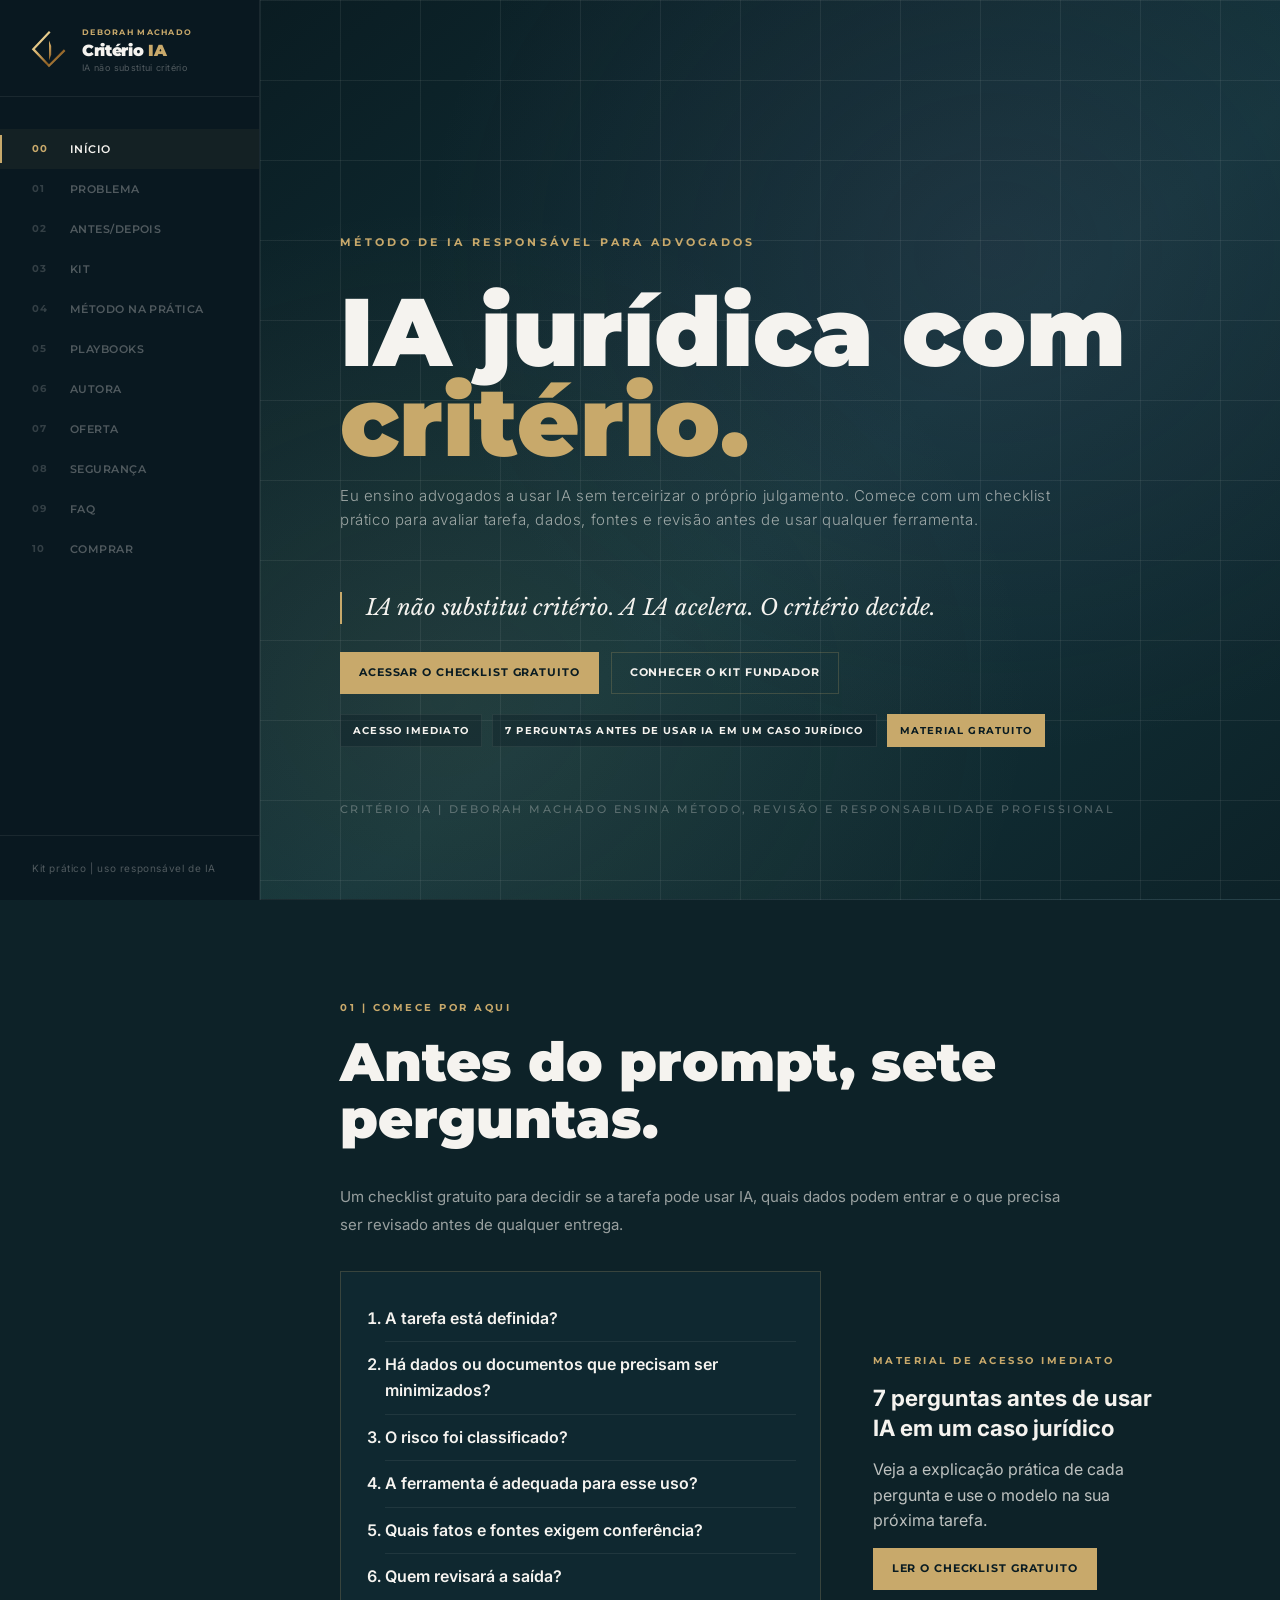
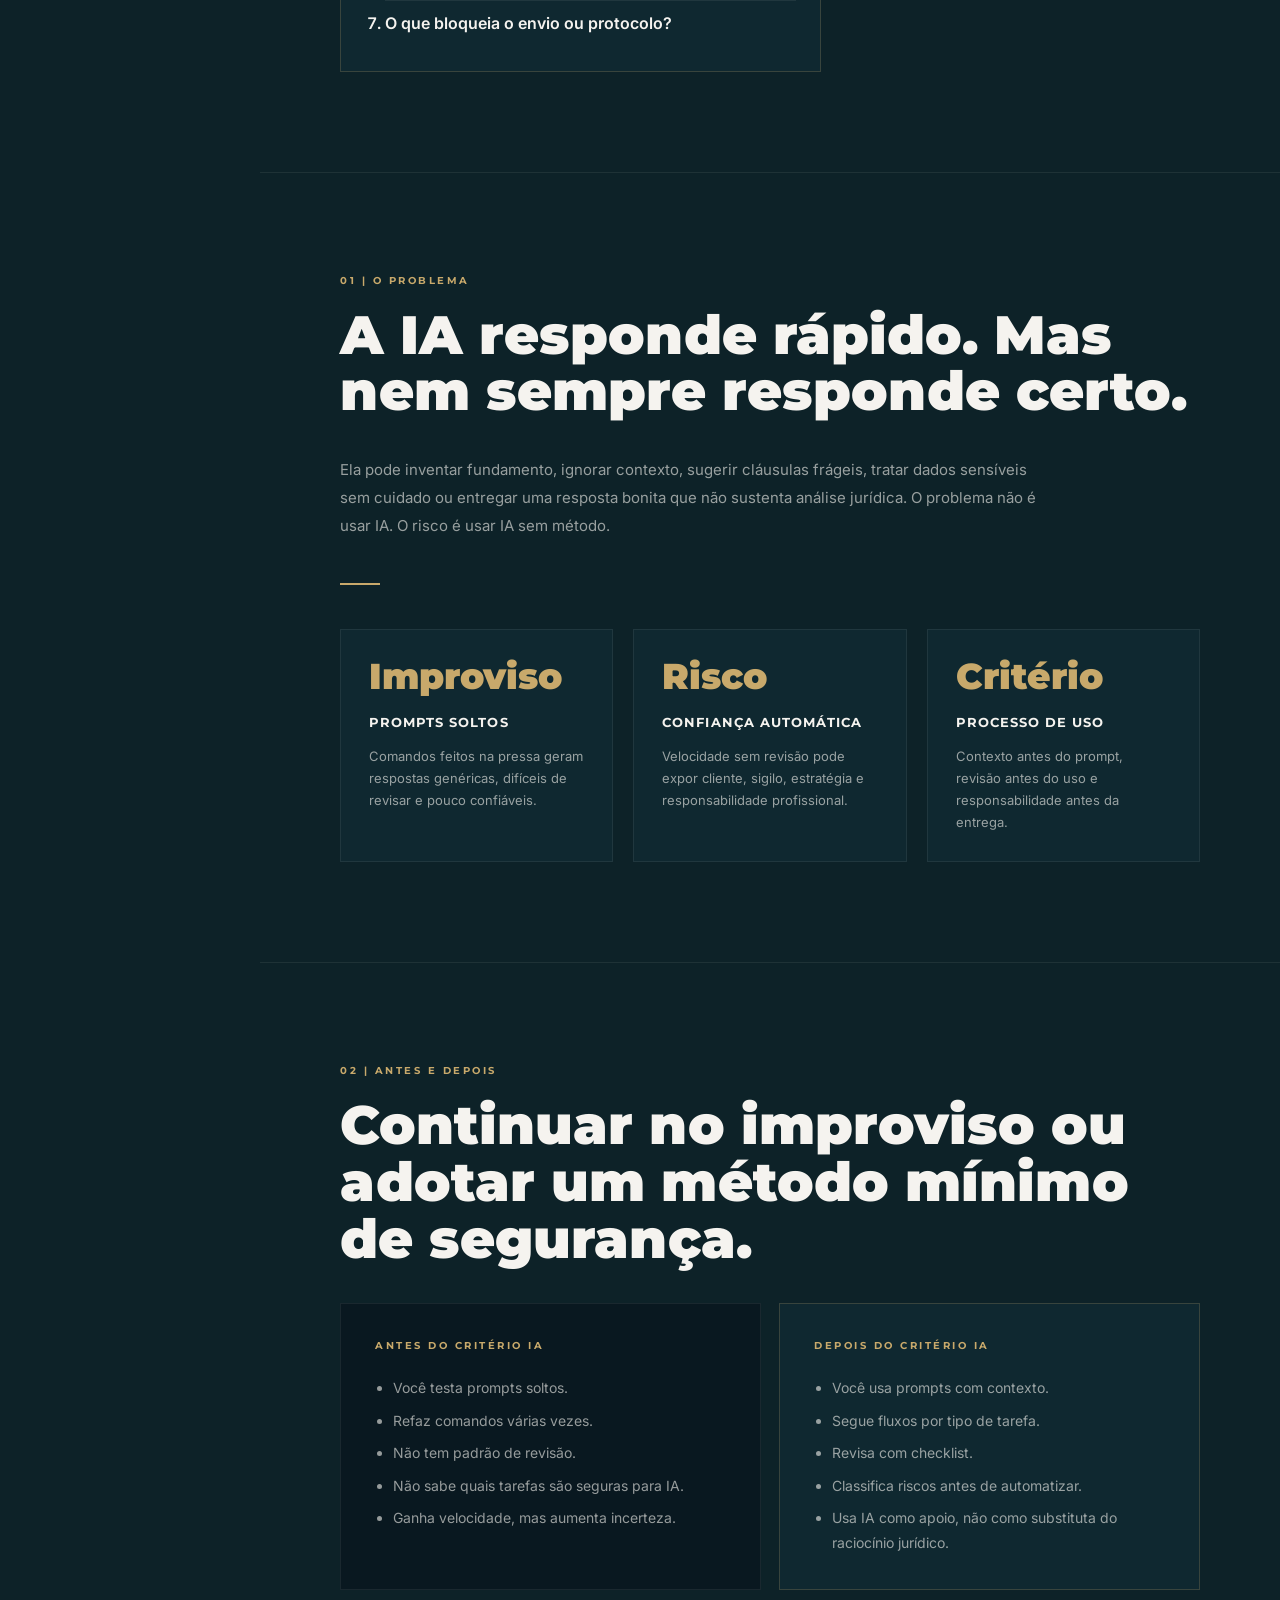
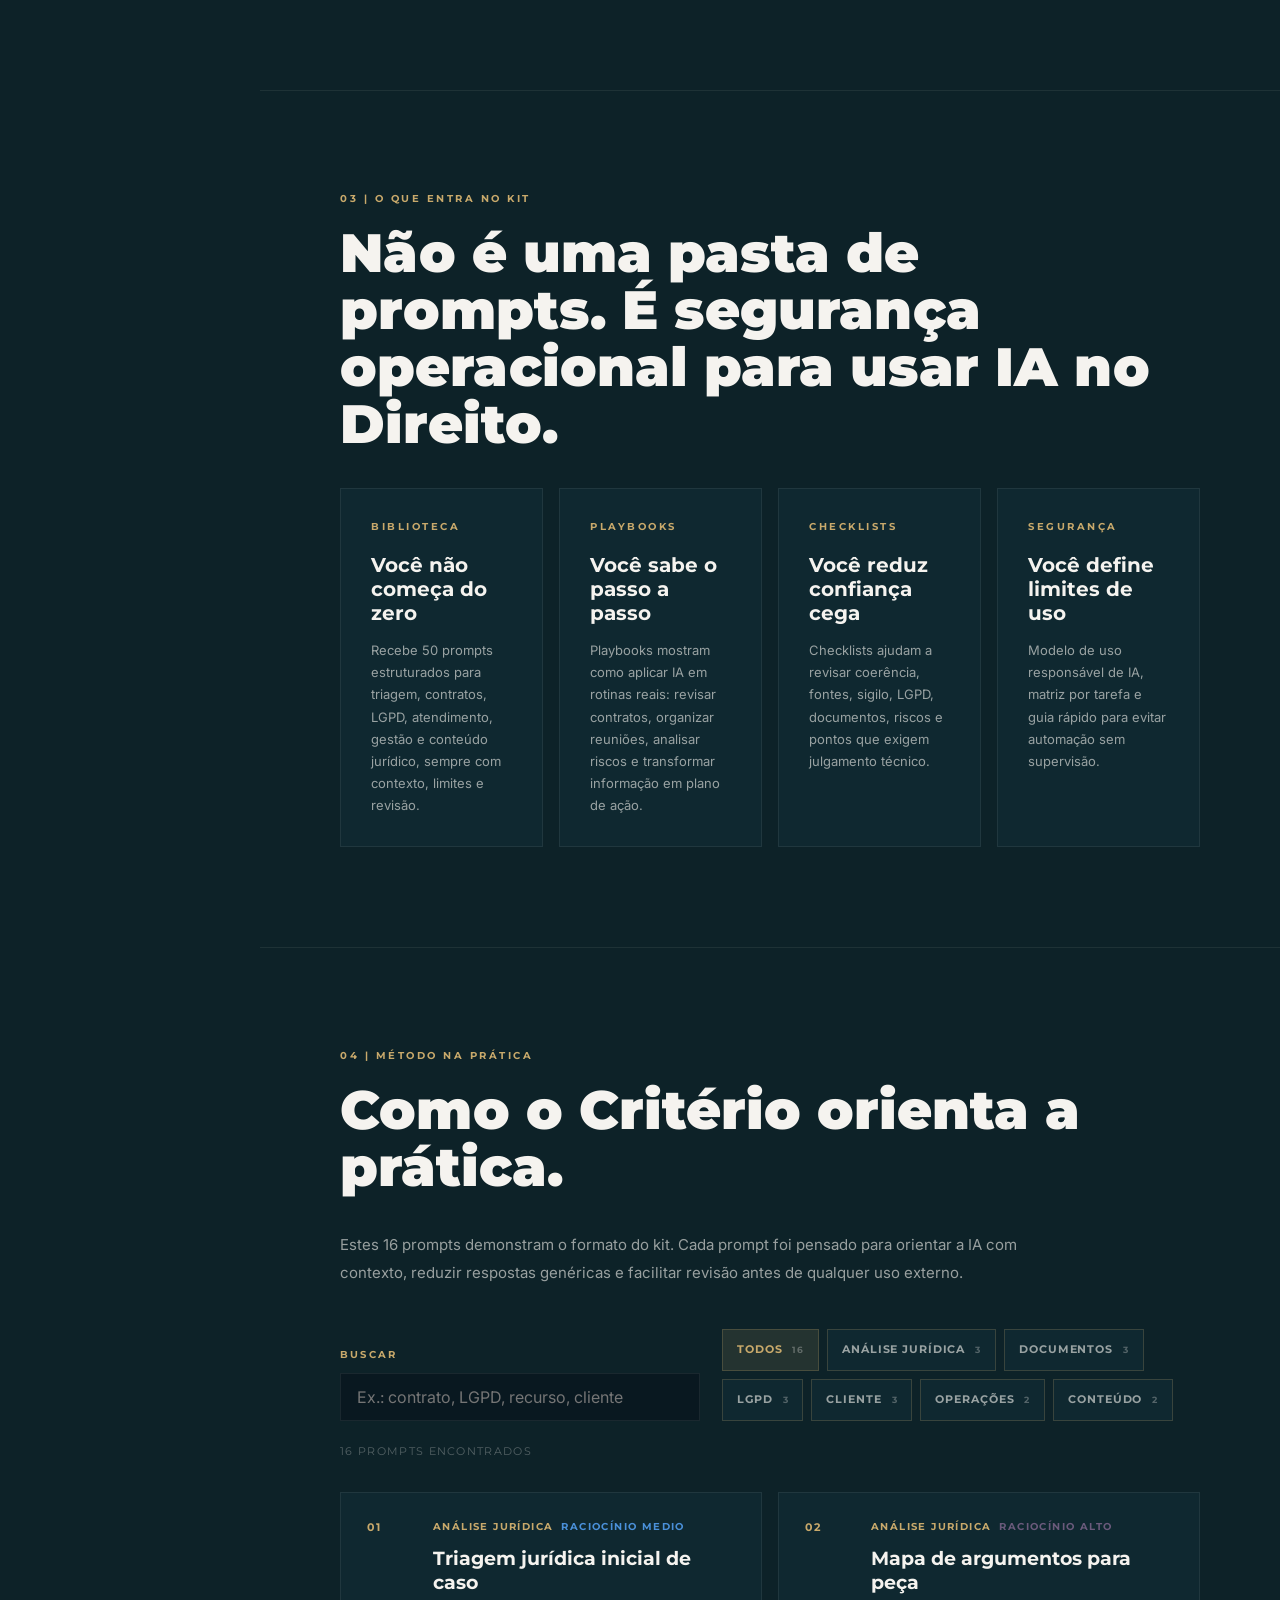
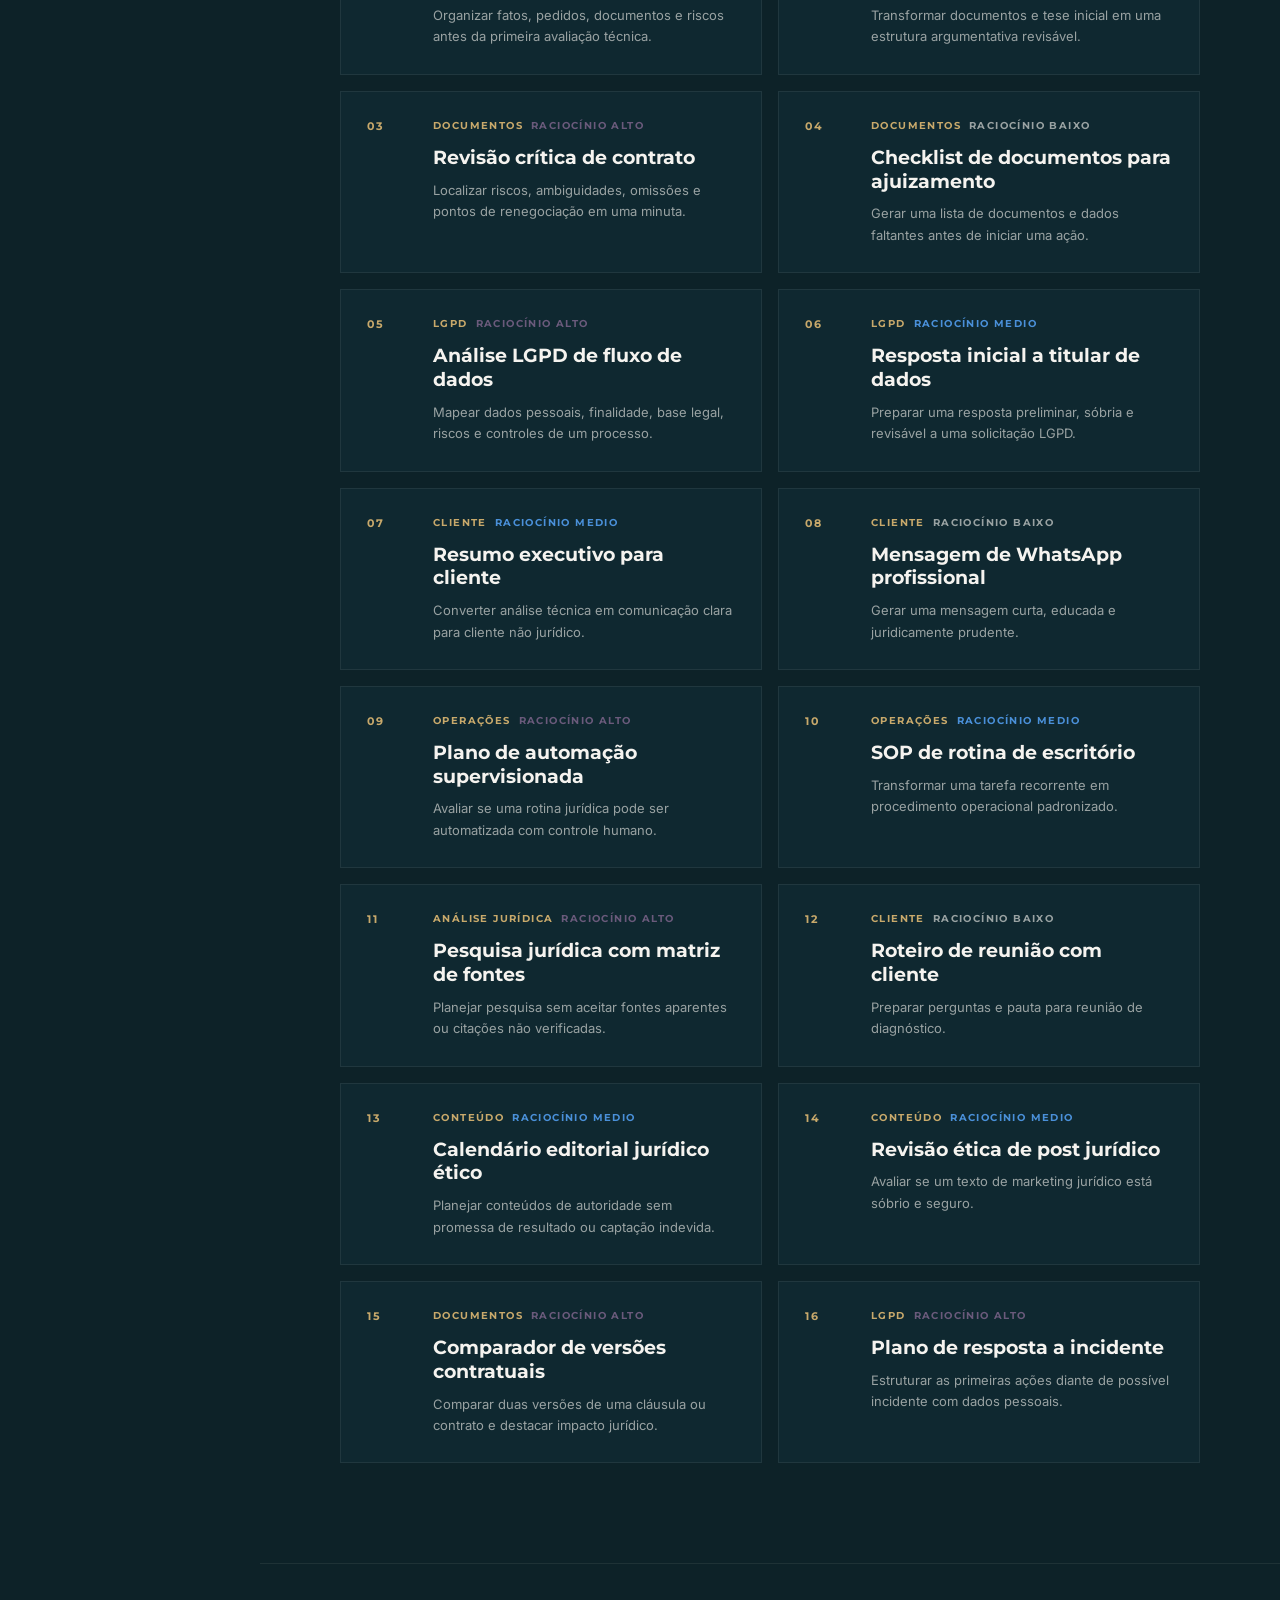
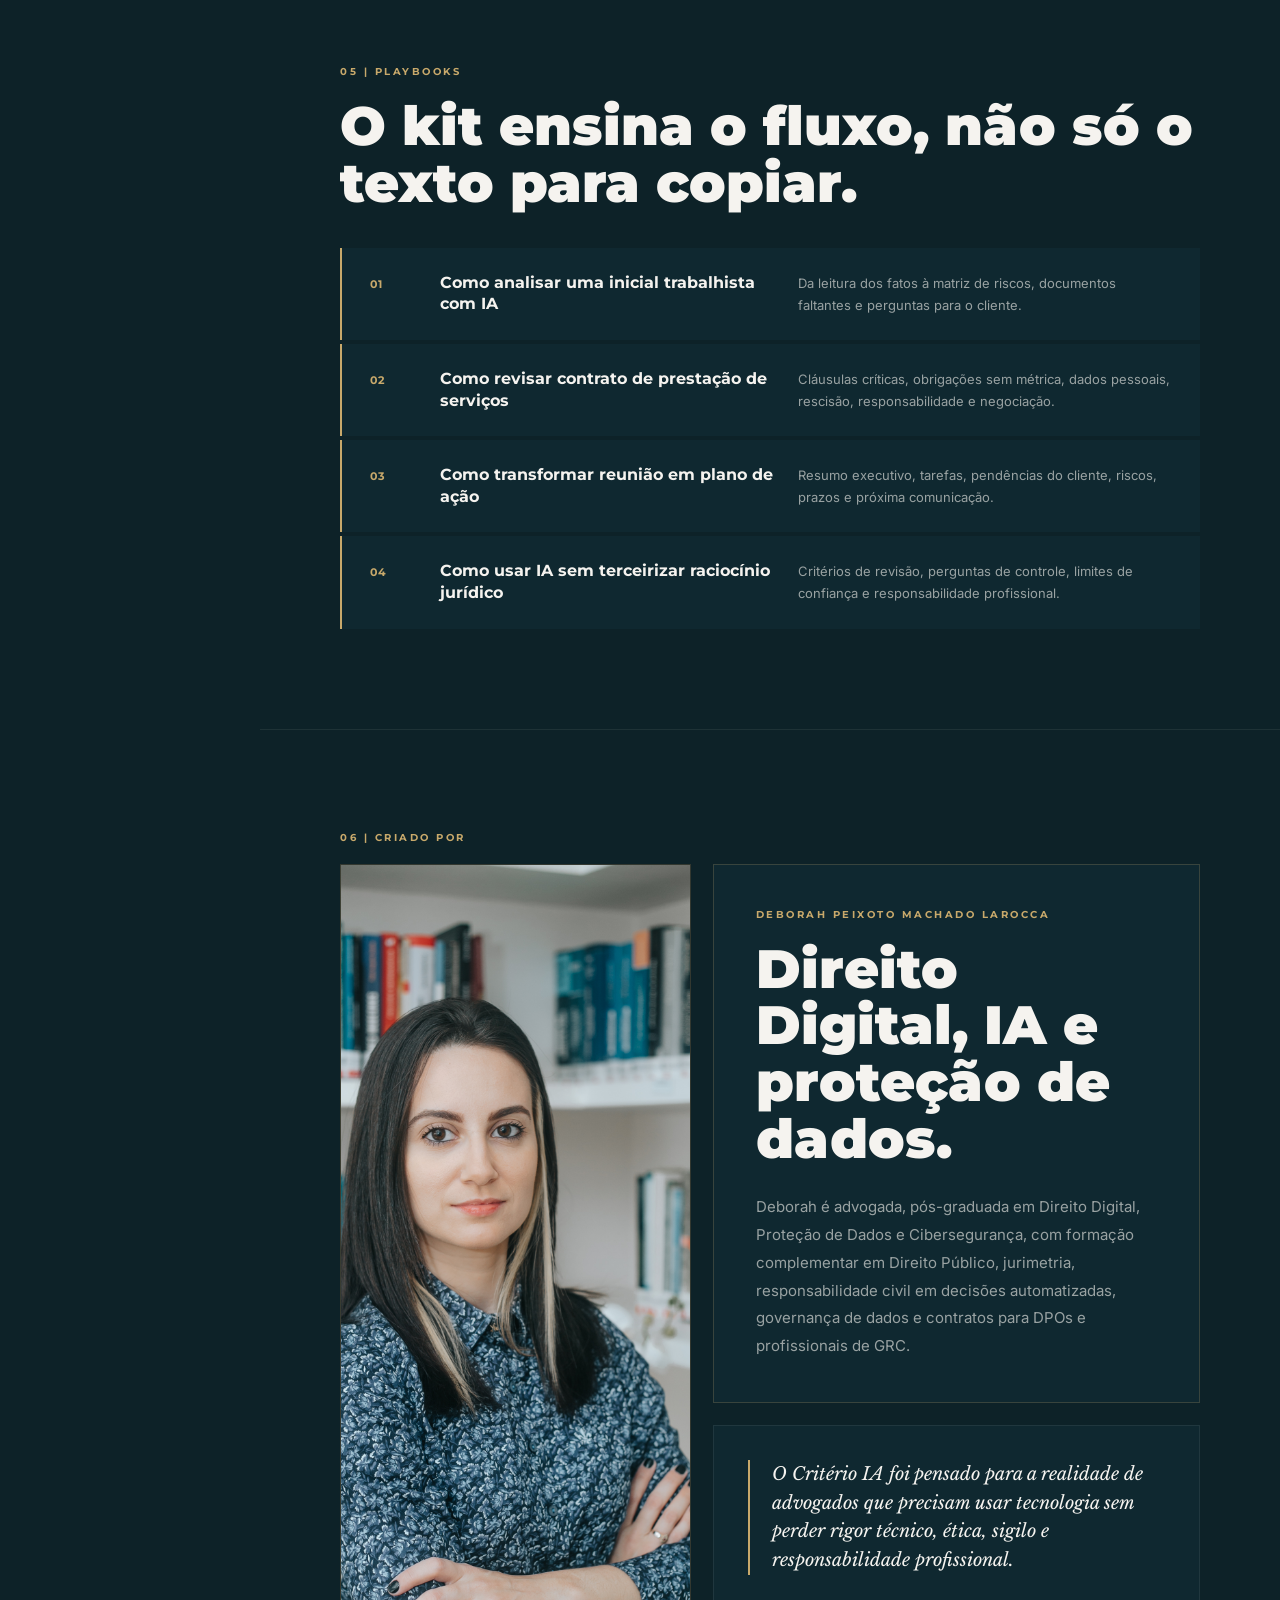
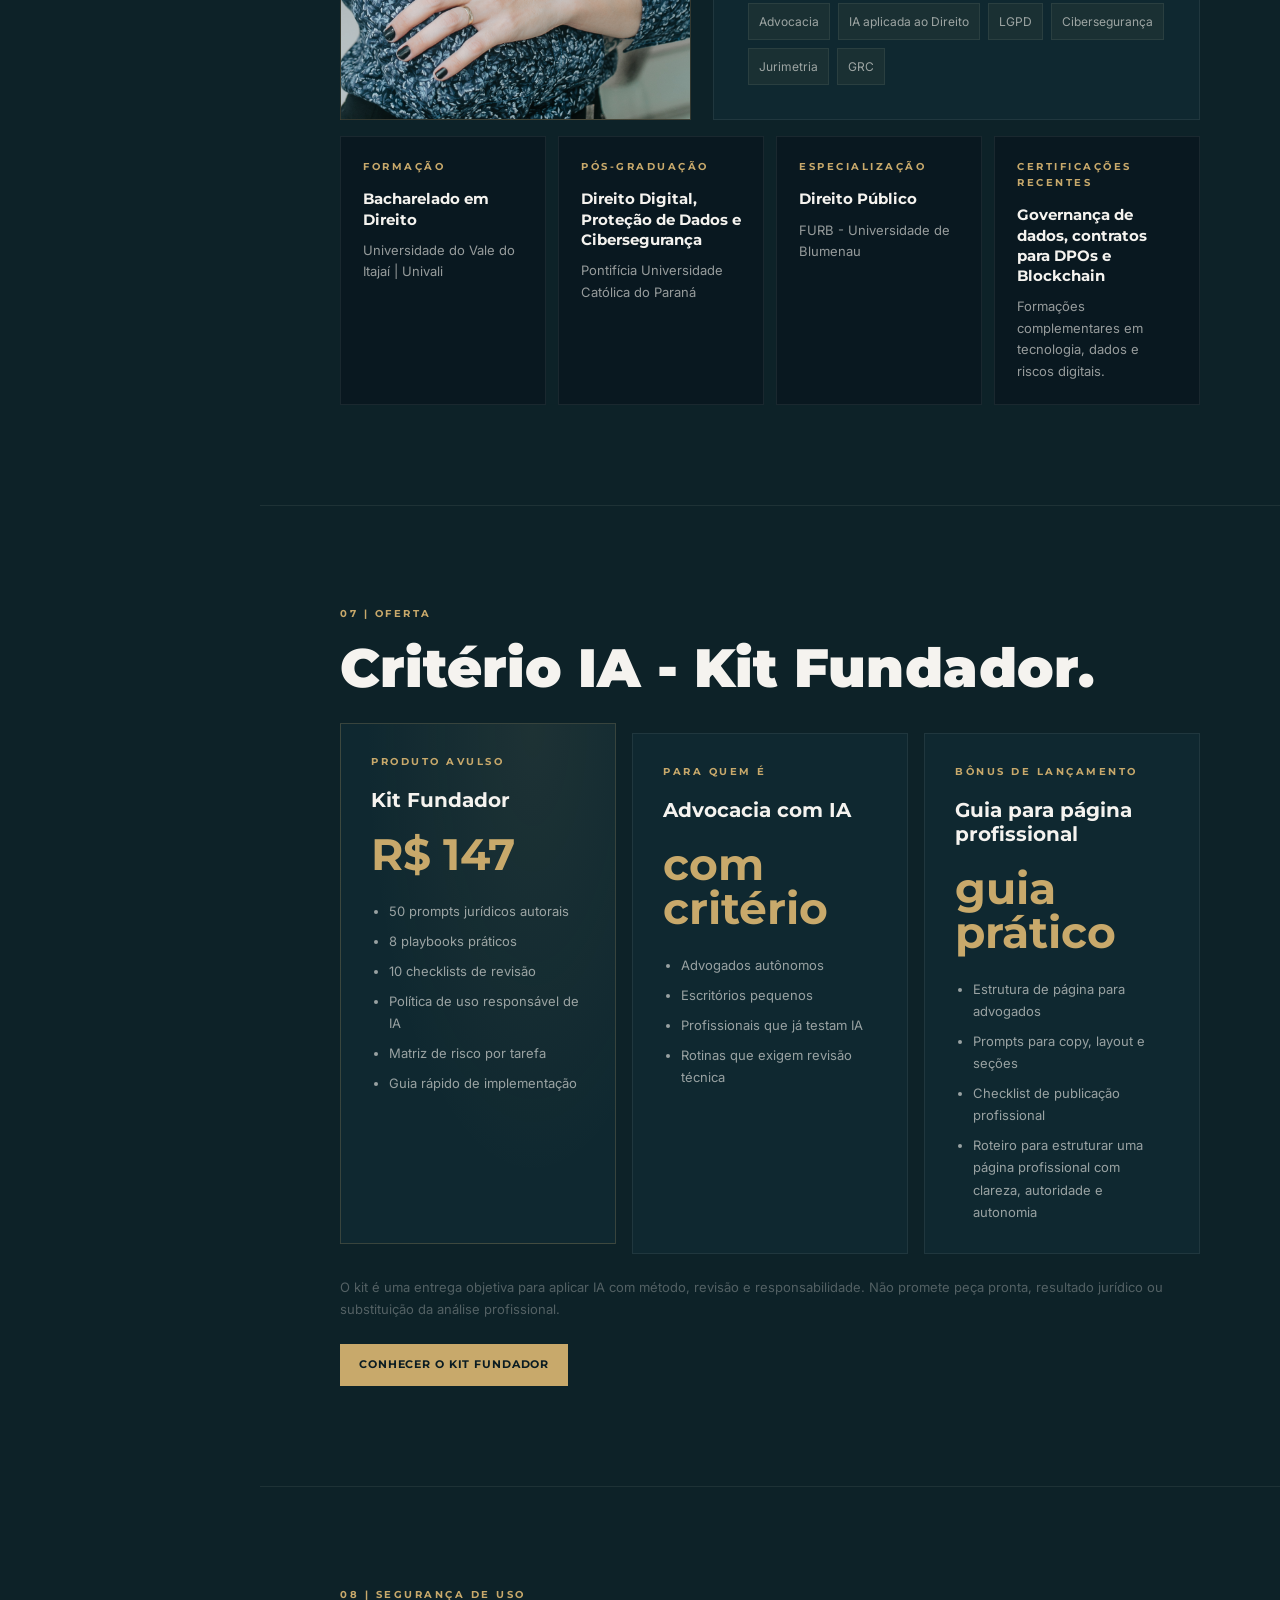
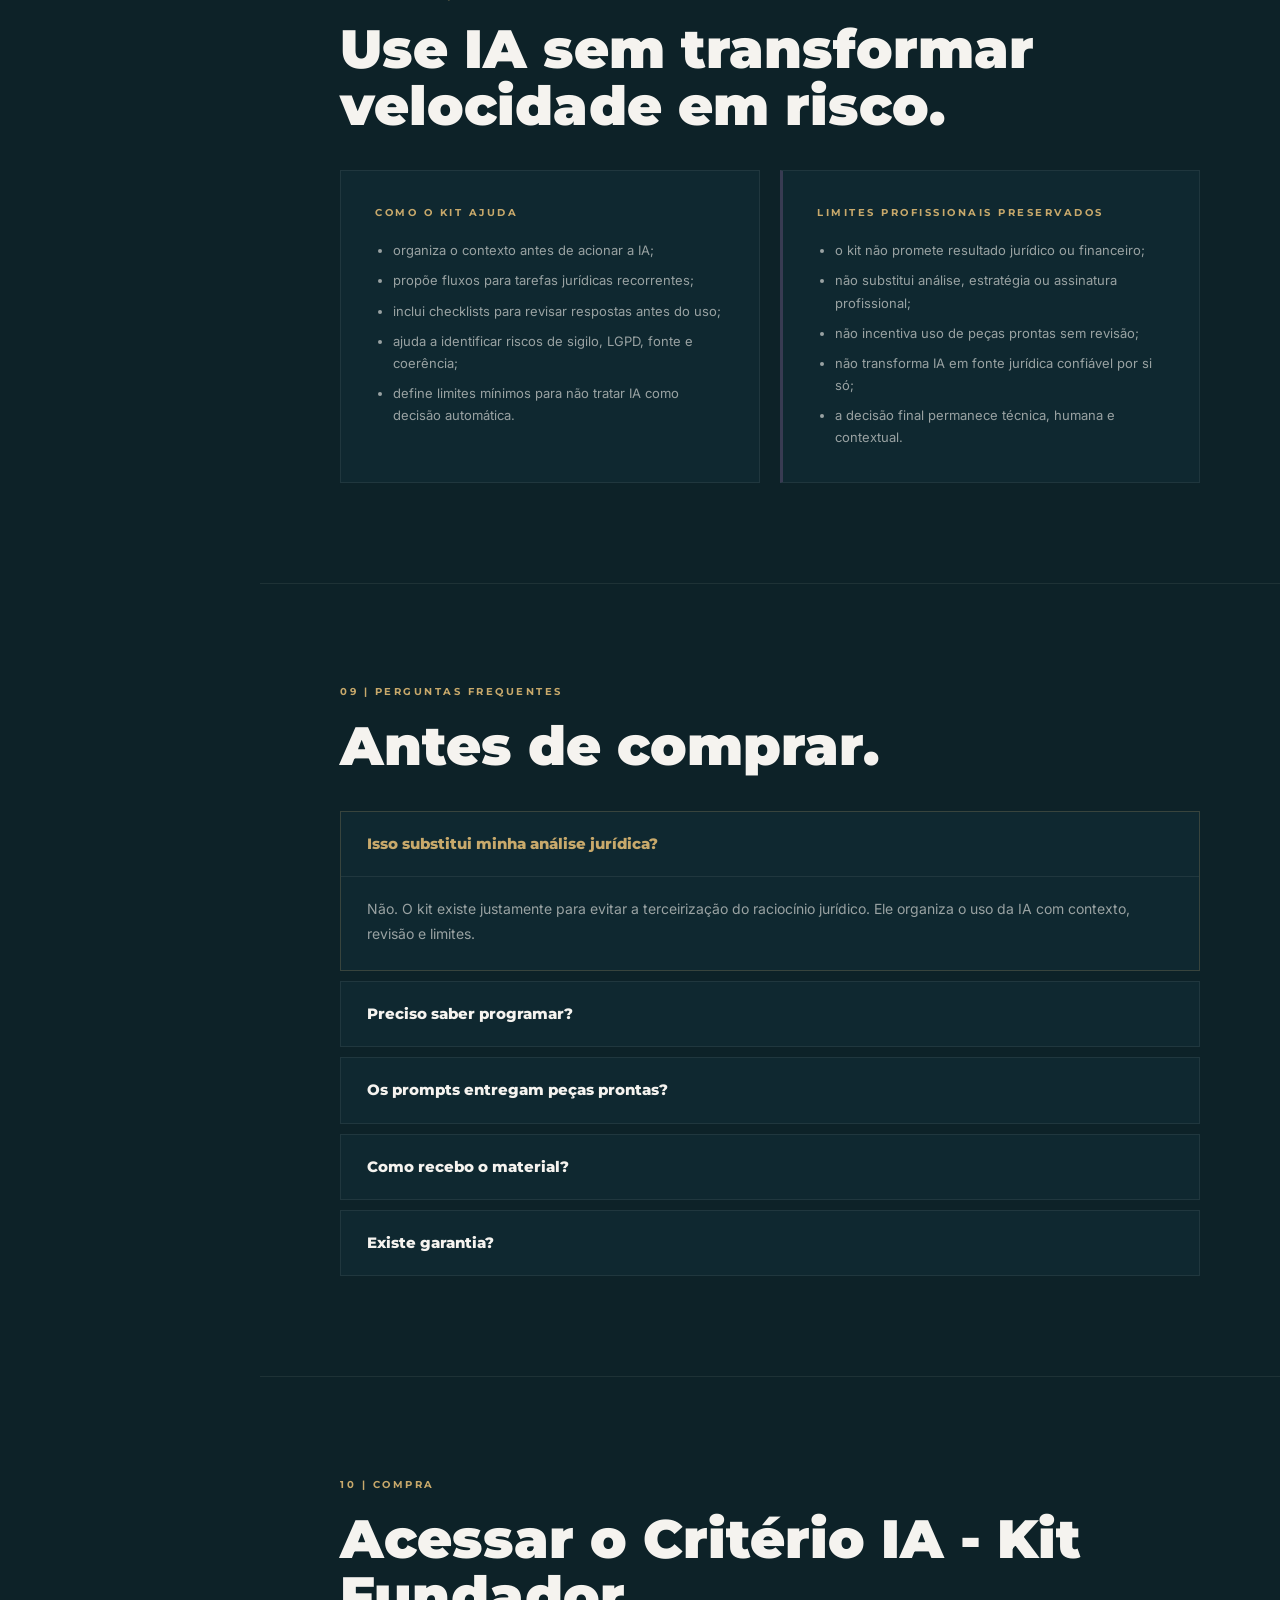
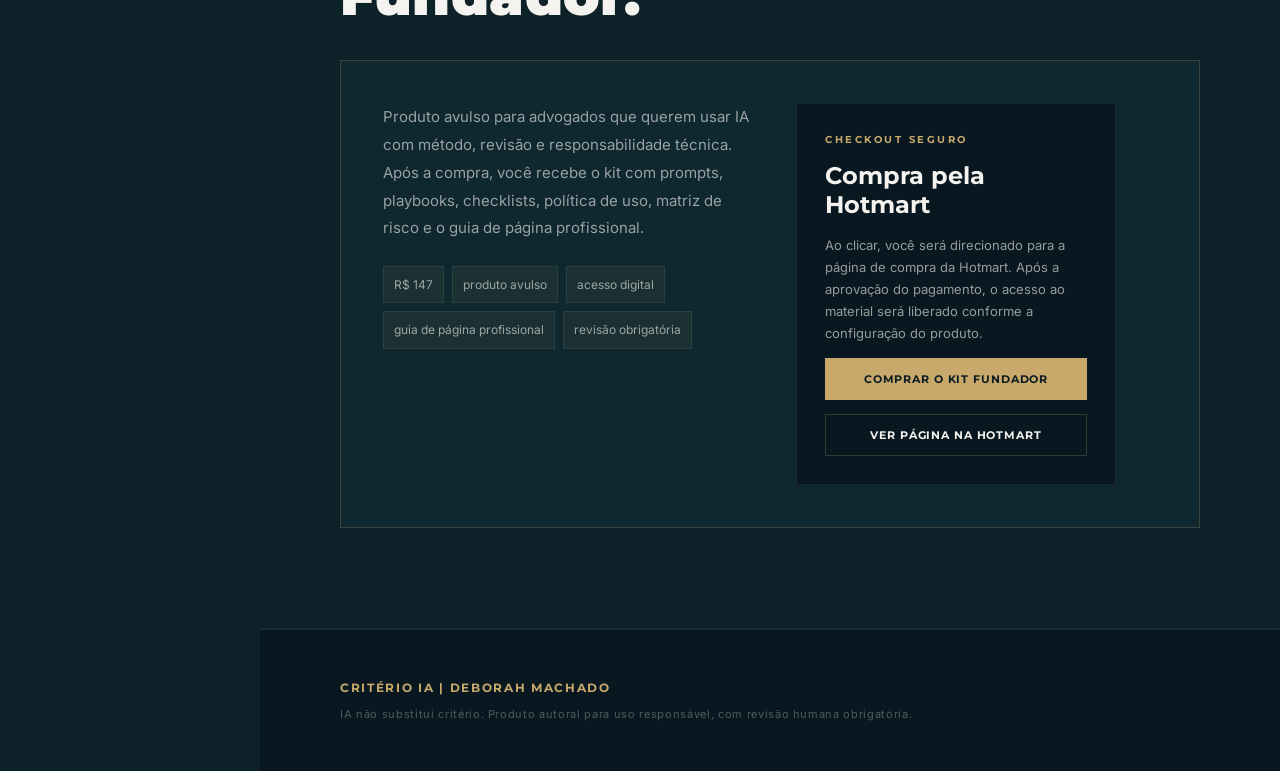
<file: index.html>
<!doctype html>
<html lang="pt-BR">
  <head>
    <meta charset="UTF-8" />
    <meta name="viewport" content="width=device-width, initial-scale=1.0" />
    <meta
      name="description"
      content="Critério IA: kit fundador para advogados usarem inteligência artificial com método, revisão e responsabilidade técnica."
    />
    <title>Critério IA | Deborah Machado</title>
    <link rel="icon" type="image/svg+xml" href="assets/criterio-ia-mark.svg" />
    <link rel="preconnect" href="https://fonts.googleapis.com" />
    <link rel="preconnect" href="https://fonts.gstatic.com" crossorigin />
    <link
      href="https://fonts.googleapis.com/css2?family=Inter:wght@300;400;500;600&family=Libre+Baskerville:ital,wght@0,400;0,700;1,400&family=Montserrat:wght@300;400;500;600;700;900&display=swap"
      rel="stylesheet"
    />
    <link rel="stylesheet" href="styles.css" />
  </head>
  <body>
    <a class="skip-link" href="#produto">Ir para o produto</a>

    <aside class="sidebar" aria-label="Navegação principal">
      <div class="sidebar-brand">
        <img class="brand-symbol" src="assets/criterio-ia-mark.svg" alt="Símbolo Critério IA" />
        <div class="brand-copy">
          <div class="sidebar-tag">Deborah Machado</div>
        <div class="sidebar-name">Critério <em>IA</em></div>
        <div class="sidebar-handle">IA não substitui critério</div>
        </div>
      </div>
      <nav class="sidebar-nav">
        <a class="nav-item active" href="#cover">
          <span class="nav-num">00</span>
          <span class="nav-label">Início</span>
        </a>
        <a class="nav-item" href="#produto">
          <span class="nav-num">01</span>
          <span class="nav-label">Problema</span>
        </a>
        <a class="nav-item" href="#antes-depois">
          <span class="nav-num">02</span>
          <span class="nav-label">Antes/depois</span>
        </a>
        <a class="nav-item" href="#kit">
          <span class="nav-num">03</span>
          <span class="nav-label">Kit</span>
        </a>
        <a class="nav-item" href="#biblioteca">
          <span class="nav-num">04</span>
          <span class="nav-label">Método na prática</span>
        </a>
        <a class="nav-item" href="#playbooks">
          <span class="nav-num">05</span>
          <span class="nav-label">Playbooks</span>
        </a>
        <a class="nav-item" href="#autora">
          <span class="nav-num">06</span>
          <span class="nav-label">Autora</span>
        </a>
        <a class="nav-item" href="#oferta">
          <span class="nav-num">07</span>
          <span class="nav-label">Oferta</span>
        </a>
        <a class="nav-item" href="#governanca">
          <span class="nav-num">08</span>
          <span class="nav-label">Segurança</span>
        </a>
        <a class="nav-item" href="#faq">
          <span class="nav-num">09</span>
          <span class="nav-label">FAQ</span>
        </a>
        <a class="nav-item" href="#espera">
          <span class="nav-num">10</span>
          <span class="nav-label">Comprar</span>
        </a>
      </nav>
      <div class="sidebar-footer">Kit prático | uso responsável de IA</div>
    </aside>

    <main class="main">
      <section class="cover" id="cover" aria-labelledby="cover-title">
        <div class="cover-tag">Método de IA responsável para advogados</div>
        <h1 class="cover-name" id="cover-title">IA jurídica com <em>critério.</em></h1>
        <p class="cover-role">
          Eu ensino advogados a usar IA sem terceirizar o próprio julgamento. Comece com um checklist prático para
          avaliar tarefa, dados, fontes e revisão antes de usar qualquer ferramenta.
        </p>
        <p class="cover-concept">IA não substitui critério. A IA acelera. O critério decide.</p>
        <div class="cover-actions" aria-label="Ações principais">
          <a class="button primary" href="/material-gratuito">Acessar o checklist gratuito</a>
          <a class="button ghost" href="#kit">Conhecer o Kit Fundador</a>
        </div>
        <div class="hero-offer" aria-label="Material gratuito">
          <span>Acesso imediato</span>
          <span>7 perguntas antes de usar IA em um caso jurídico</span>
          <strong>Material gratuito</strong>
        </div>
        <div class="cover-ver">Critério IA | Deborah Machado ensina método, revisão e responsabilidade profissional</div>
      </section>

      <section class="section free-resource" id="material-gratuito" aria-labelledby="free-title">
        <div class="sec-num">01 | Comece por aqui</div>
        <h2 class="sec-title" id="free-title">Antes do prompt, sete perguntas.</h2>
        <p class="body-text">Um checklist gratuito para decidir se a tarefa pode usar IA, quais dados podem entrar e o que precisa ser revisado antes de qualquer entrega.</p>
        <div class="free-resource-grid">
          <ol class="free-question-list">
            <li>A tarefa está definida?</li><li>Há dados ou documentos que precisam ser minimizados?</li><li>O risco foi classificado?</li><li>A ferramenta é adequada para esse uso?</li><li>Quais fatos e fontes exigem conferência?</li><li>Quem revisará a saída?</li><li>O que bloqueia o envio ou protocolo?</li>
          </ol>
          <div class="free-resource-action"><span class="card-lbl">Material de acesso imediato</span><strong>7 perguntas antes de usar IA em um caso jurídico</strong><p>Veja a explicação prática de cada pergunta e use o modelo na sua próxima tarefa.</p><a class="button primary" href="/material-gratuito">Ler o checklist gratuito</a></div>
        </div>
      </section>

      <section class="section intro" id="produto" aria-labelledby="product-title">
        <div class="sec-num">01 | O problema</div>
        <h2 class="sec-title" id="product-title">A IA responde rápido. Mas nem sempre responde certo.</h2>
        <p class="body-text">
          Ela pode inventar fundamento, ignorar contexto, sugerir cláusulas frágeis, tratar dados sensíveis sem cuidado
          ou entregar uma resposta bonita que não sustenta análise jurídica. O problema não é usar IA. O risco é usar IA
          sem método.
        </p>
        <div class="divider"></div>
        <div class="g3">
          <article class="metric">
            <span>Improviso</span>
            <strong>prompts soltos</strong>
            <p>Comandos feitos na pressa geram respostas genéricas, difíceis de revisar e pouco confiáveis.</p>
          </article>
          <article class="metric">
            <span>Risco</span>
            <strong>confiança automática</strong>
            <p>Velocidade sem revisão pode expor cliente, sigilo, estratégia e responsabilidade profissional.</p>
          </article>
          <article class="metric">
            <span>Critério</span>
            <strong>processo de uso</strong>
            <p>Contexto antes do prompt, revisão antes do uso e responsabilidade antes da entrega.</p>
          </article>
        </div>
      </section>

      <section class="section contrast" id="antes-depois" aria-labelledby="contrast-title">
        <div class="sec-num">02 | Antes e depois</div>
        <h2 class="sec-title" id="contrast-title">Continuar no improviso ou adotar um método mínimo de segurança.</h2>
        <div class="contrast-grid">
          <article class="contrast-card muted">
            <div class="card-lbl">Antes do Critério IA</div>
            <ul>
              <li>Você testa prompts soltos.</li>
              <li>Refaz comandos várias vezes.</li>
              <li>Não tem padrão de revisão.</li>
              <li>Não sabe quais tarefas são seguras para IA.</li>
              <li>Ganha velocidade, mas aumenta incerteza.</li>
            </ul>
          </article>
          <article class="contrast-card">
            <div class="card-lbl">Depois do Critério IA</div>
            <ul>
              <li>Você usa prompts com contexto.</li>
              <li>Segue fluxos por tipo de tarefa.</li>
              <li>Revisa com checklist.</li>
              <li>Classifica riscos antes de automatizar.</li>
              <li>Usa IA como apoio, não como substituta do raciocínio jurídico.</li>
            </ul>
          </article>
        </div>
      </section>

      <section class="section deliverables" id="kit" aria-labelledby="deliverables-title">
        <div class="sec-num">03 | O que entra no kit</div>
        <h2 class="sec-title" id="deliverables-title">Não é uma pasta de prompts. É segurança operacional para usar IA no Direito.</h2>
        <div class="feature-grid">
          <article class="feature-card">
            <div class="card-lbl">Biblioteca</div>
            <h3>Você não começa do zero</h3>
            <p>Recebe 50 prompts estruturados para triagem, contratos, LGPD, atendimento, gestão e conteúdo jurídico, sempre com contexto, limites e revisão.</p>
          </article>
          <article class="feature-card">
            <div class="card-lbl">Playbooks</div>
            <h3>Você sabe o passo a passo</h3>
            <p>Playbooks mostram como aplicar IA em rotinas reais: revisar contratos, organizar reuniões, analisar riscos e transformar informação em plano de ação.</p>
          </article>
          <article class="feature-card">
            <div class="card-lbl">Checklists</div>
            <h3>Você reduz confiança cega</h3>
            <p>Checklists ajudam a revisar coerência, fontes, sigilo, LGPD, documentos, riscos e pontos que exigem julgamento técnico.</p>
          </article>
          <article class="feature-card">
            <div class="card-lbl">Segurança</div>
            <h3>Você define limites de uso</h3>
            <p>Modelo de uso responsável de IA, matriz por tarefa e guia rápido para evitar automação sem supervisão.</p>
          </article>
        </div>
      </section>

      <section class="section library" id="biblioteca" aria-labelledby="library-title">
        <div class="sec-num">04 | Método na prática</div>
        <div class="library-head">
          <h2 class="sec-title" id="library-title">Como o Critério orienta a prática.</h2>
          <p class="body-text">
            Estes 16 prompts demonstram o formato do kit. Cada prompt foi pensado para orientar a IA com contexto,
            reduzir respostas genéricas e facilitar revisão antes de qualquer uso externo.
          </p>
        </div>

        <div class="toolbar" aria-label="Ferramentas da biblioteca">
          <label class="search">
            <span>Buscar</span>
            <input id="search" type="search" placeholder="Ex.: contrato, LGPD, recurso, cliente" autocomplete="off" />
          </label>
          <div class="filter-wrap" role="group" aria-label="Filtros por categoria" id="filters"></div>
          <p class="result-count" id="result-count" aria-live="polite"></p>
        </div>

        <div class="prompt-grid" id="prompt-grid"></div>
        <p class="empty-state" id="empty-state" hidden>Nenhum prompt encontrado com esse filtro.</p>
      </section>

      <section class="section playbooks" id="playbooks" aria-labelledby="playbooks-title">
        <div class="sec-num">05 | Playbooks</div>
        <h2 class="sec-title" id="playbooks-title">O kit ensina o fluxo, não só o texto para copiar.</h2>
        <div class="playbook-list">
          <article class="playbook-row">
            <span>01</span>
            <strong>Como analisar uma inicial trabalhista com IA</strong>
            <p>Da leitura dos fatos à matriz de riscos, documentos faltantes e perguntas para o cliente.</p>
          </article>
          <article class="playbook-row">
            <span>02</span>
            <strong>Como revisar contrato de prestação de serviços</strong>
            <p>Cláusulas críticas, obrigações sem métrica, dados pessoais, rescisão, responsabilidade e negociação.</p>
          </article>
          <article class="playbook-row">
            <span>03</span>
            <strong>Como transformar reunião em plano de ação</strong>
            <p>Resumo executivo, tarefas, pendências do cliente, riscos, prazos e próxima comunicação.</p>
          </article>
          <article class="playbook-row">
            <span>04</span>
            <strong>Como usar IA sem terceirizar raciocínio jurídico</strong>
            <p>Critérios de revisão, perguntas de controle, limites de confiança e responsabilidade profissional.</p>
          </article>
        </div>
      </section>

      <section class="section founder" id="autora" aria-labelledby="founder-title">
        <div class="sec-num">06 | Criado por</div>
        <div class="founder-grid">
          <figure class="founder-photo">
            <img src="assets/deborah-machado.jpg" alt="Deborah Peixoto Machado Larocca" />
          </figure>
          <div class="founder-card">
            <div class="card-lbl">Deborah Peixoto Machado Larocca</div>
            <h2 class="sec-title" id="founder-title">Direito Digital, IA e proteção de dados.</h2>
            <p class="body-text">
              Deborah é advogada, pós-graduada em Direito Digital, Proteção de Dados e Cibersegurança, com formação
              complementar em Direito Público, jurimetria, responsabilidade civil em decisões automatizadas,
              governança de dados e contratos para DPOs e profissionais de GRC.
            </p>
          </div>
          <div class="founder-copy">
            <p>
              O Critério IA foi pensado para a realidade de advogados que precisam usar tecnologia sem perder rigor
              técnico, ética, sigilo e responsabilidade profissional.
            </p>
            <div class="founder-tags" aria-label="Áreas de atuação">
              <span>Advocacia</span>
              <span>IA aplicada ao Direito</span>
              <span>LGPD</span>
              <span>Cibersegurança</span>
              <span>Jurimetria</span>
              <span>GRC</span>
            </div>
          </div>
        </div>
        <div class="credential-grid" aria-label="Formação e credenciais">
          <article>
            <div class="card-lbl">Formação</div>
            <strong>Bacharelado em Direito</strong>
            <p>Universidade do Vale do Itajaí | Univali</p>
          </article>
          <article>
            <div class="card-lbl">Pós-graduação</div>
            <strong>Direito Digital, Proteção de Dados e Cibersegurança</strong>
            <p>Pontifícia Universidade Católica do Paraná</p>
          </article>
          <article>
            <div class="card-lbl">Especialização</div>
            <strong>Direito Público</strong>
            <p>FURB - Universidade de Blumenau</p>
          </article>
          <article>
            <div class="card-lbl">Certificações recentes</div>
            <strong>Governança de dados, contratos para DPOs e Blockchain</strong>
            <p>Formações complementares em tecnologia, dados e riscos digitais.</p>
          </article>
        </div>
      </section>

      <section class="section pricing" id="oferta" aria-labelledby="offer-title">
        <div class="sec-num">07 | Oferta</div>
        <h2 class="sec-title" id="offer-title">Critério IA - Kit Fundador.</h2>
        <div class="pricing-grid offer-grid">
          <article class="price-card featured offer-card">
            <div class="card-lbl">Produto avulso</div>
            <h3>Kit Fundador</h3>
            <strong class="price">R$ 147</strong>
            <ul>
              <li>50 prompts jurídicos autorais</li>
              <li>8 playbooks práticos</li>
              <li>10 checklists de revisão</li>
              <li>Política de uso responsável de IA</li>
              <li>Matriz de risco por tarefa</li>
              <li>Guia rápido de implementação</li>
            </ul>
          </article>
          <article class="price-card">
            <div class="card-lbl">Para quem é</div>
            <h3>Advocacia com IA</h3>
            <strong class="price">com critério</strong>
            <ul>
              <li>Advogados autônomos</li>
              <li>Escritórios pequenos</li>
              <li>Profissionais que já testam IA</li>
              <li>Rotinas que exigem revisão técnica</li>
            </ul>
          </article>
          <article class="price-card">
            <div class="card-lbl">Bônus de lançamento</div>
            <h3>Guia para página profissional</h3>
            <strong class="price">guia prático</strong>
            <ul>
              <li>Estrutura de página para advogados</li>
              <li>Prompts para copy, layout e seções</li>
              <li>Checklist de publicação profissional</li>
              <li>Roteiro para estruturar uma página profissional com clareza, autoridade e autonomia</li>
            </ul>
          </article>
        </div>
        <p class="pricing-note">
          O kit é uma entrega objetiva para aplicar IA com método, revisão e responsabilidade. Não promete peça pronta,
          resultado jurídico ou substituição da análise profissional.
        </p>
        <a class="button primary offer-cta" href="https://dpm2700.hotmart.host/kit-fundador-criterio-ia-a0228e27-a6b7-43c0-b715-709fdea1be9a" target="_blank" rel="noopener">Conhecer o Kit Fundador</a>
      </section>

      <section class="section governance" id="governanca" aria-labelledby="governance-title">
        <div class="sec-num">08 | Segurança de uso</div>
        <h2 class="sec-title" id="governance-title">Use IA sem transformar velocidade em risco.</h2>
        <div class="g2">
          <article class="rule-block">
            <div class="card-lbl">Como o kit ajuda</div>
            <ul>
              <li>organiza o contexto antes de acionar a IA;</li>
              <li>propõe fluxos para tarefas jurídicas recorrentes;</li>
              <li>inclui checklists para revisar respostas antes do uso;</li>
              <li>ajuda a identificar riscos de sigilo, LGPD, fonte e coerência;</li>
              <li>define limites mínimos para não tratar IA como decisão automática.</li>
            </ul>
          </article>
          <article class="rule-block muted">
            <div class="card-lbl">Limites profissionais preservados</div>
            <ul>
              <li>o kit não promete resultado jurídico ou financeiro;</li>
              <li>não substitui análise, estratégia ou assinatura profissional;</li>
              <li>não incentiva uso de peças prontas sem revisão;</li>
              <li>não transforma IA em fonte jurídica confiável por si só;</li>
              <li>a decisão final permanece técnica, humana e contextual.</li>
            </ul>
          </article>
        </div>
      </section>

      <section class="section faq" id="faq" aria-labelledby="faq-title">
        <div class="sec-num">09 | Perguntas frequentes</div>
        <h2 class="sec-title" id="faq-title">Antes de comprar.</h2>
        <div class="faq-list">
          <details open>
            <summary>Isso substitui minha análise jurídica?</summary>
            <p>Não. O kit existe justamente para evitar a terceirização do raciocínio jurídico. Ele organiza o uso da IA com contexto, revisão e limites.</p>
          </details>
          <details>
            <summary>Preciso saber programar?</summary>
            <p>Não. O foco é uso prático de IA em rotinas jurídicas. O bônus é um guia orientado para estruturar uma página profissional; ele é complementar e não é necessário para aplicar o método do kit.</p>
          </details>
          <details>
            <summary>Os prompts entregam peças prontas?</summary>
            <p>Não. Eles ajudam a estruturar análise, revisar documentos, organizar informações e apoiar decisões. A validação final continua sendo profissional.</p>
          </details>
          <details>
            <summary>Como recebo o material?</summary>
            <p>Após o pagamento pela Hotmart, o acesso pode ser liberado pela área de membros, com os arquivos do kit, prompts, playbooks, checklists e bônus organizados em um ambiente digital.</p>
          </details>
          <details>
            <summary>Existe garantia?</summary>
            <p>Você pode seguir a política de reembolso informada no checkout. A recomendação é oferecer 7 dias para avaliar o material, conforme a regra que for configurada na Hotmart.</p>
          </details>
        </div>
      </section>

      <section class="section waitlist" id="espera" aria-labelledby="waitlist-title">
        <div class="sec-num">10 | Compra</div>
        <h2 class="sec-title" id="waitlist-title">Acessar o Critério IA - Kit Fundador.</h2>
        <div class="waitlist-box">
          <div>
            <p class="body-text">
              Produto avulso para advogados que querem usar IA com método, revisão e responsabilidade técnica.
              Após a compra, você recebe o kit com prompts, playbooks, checklists, política de uso, matriz de risco
              e o guia de página profissional.
            </p>
            <div class="input-list waitlist-tags">
              <span>R$ 147</span>
              <span>produto avulso</span>
              <span>acesso digital</span>
              <span>guia de página profissional</span>
              <span>revisão obrigatória</span>
            </div>
          </div>
          <div class="checkout-card">
            <div class="card-lbl">Checkout seguro</div>
            <strong>Compra pela Hotmart</strong>
            <p>Ao clicar, você será direcionado para a página de compra da Hotmart. Após a aprovação do pagamento, o acesso ao material será liberado conforme a configuração do produto.</p>
            <a class="button primary" href="https://dpm2700.hotmart.host/kit-fundador-criterio-ia-a0228e27-a6b7-43c0-b715-709fdea1be9a" target="_blank" rel="noopener">Comprar o Kit Fundador</a>
            <a class="button ghost" href="https://dpm2700.hotmart.host/kit-fundador-criterio-ia-a0228e27-a6b7-43c0-b715-709fdea1be9a" target="_blank" rel="noopener">Ver página na Hotmart</a>
          </div>
        </div>
      </section>

      <footer class="pg-footer">
        <div class="ft-name">Critério IA | Deborah Machado</div>
        <div class="ft-sub">IA não substitui critério. Produto autoral para uso responsável, com revisão humana obrigatória.</div>
      </footer>
    </main>

    <script src="prompts.js"></script>
    <script src="app.js"></script>
  </body>
</html>
</file>
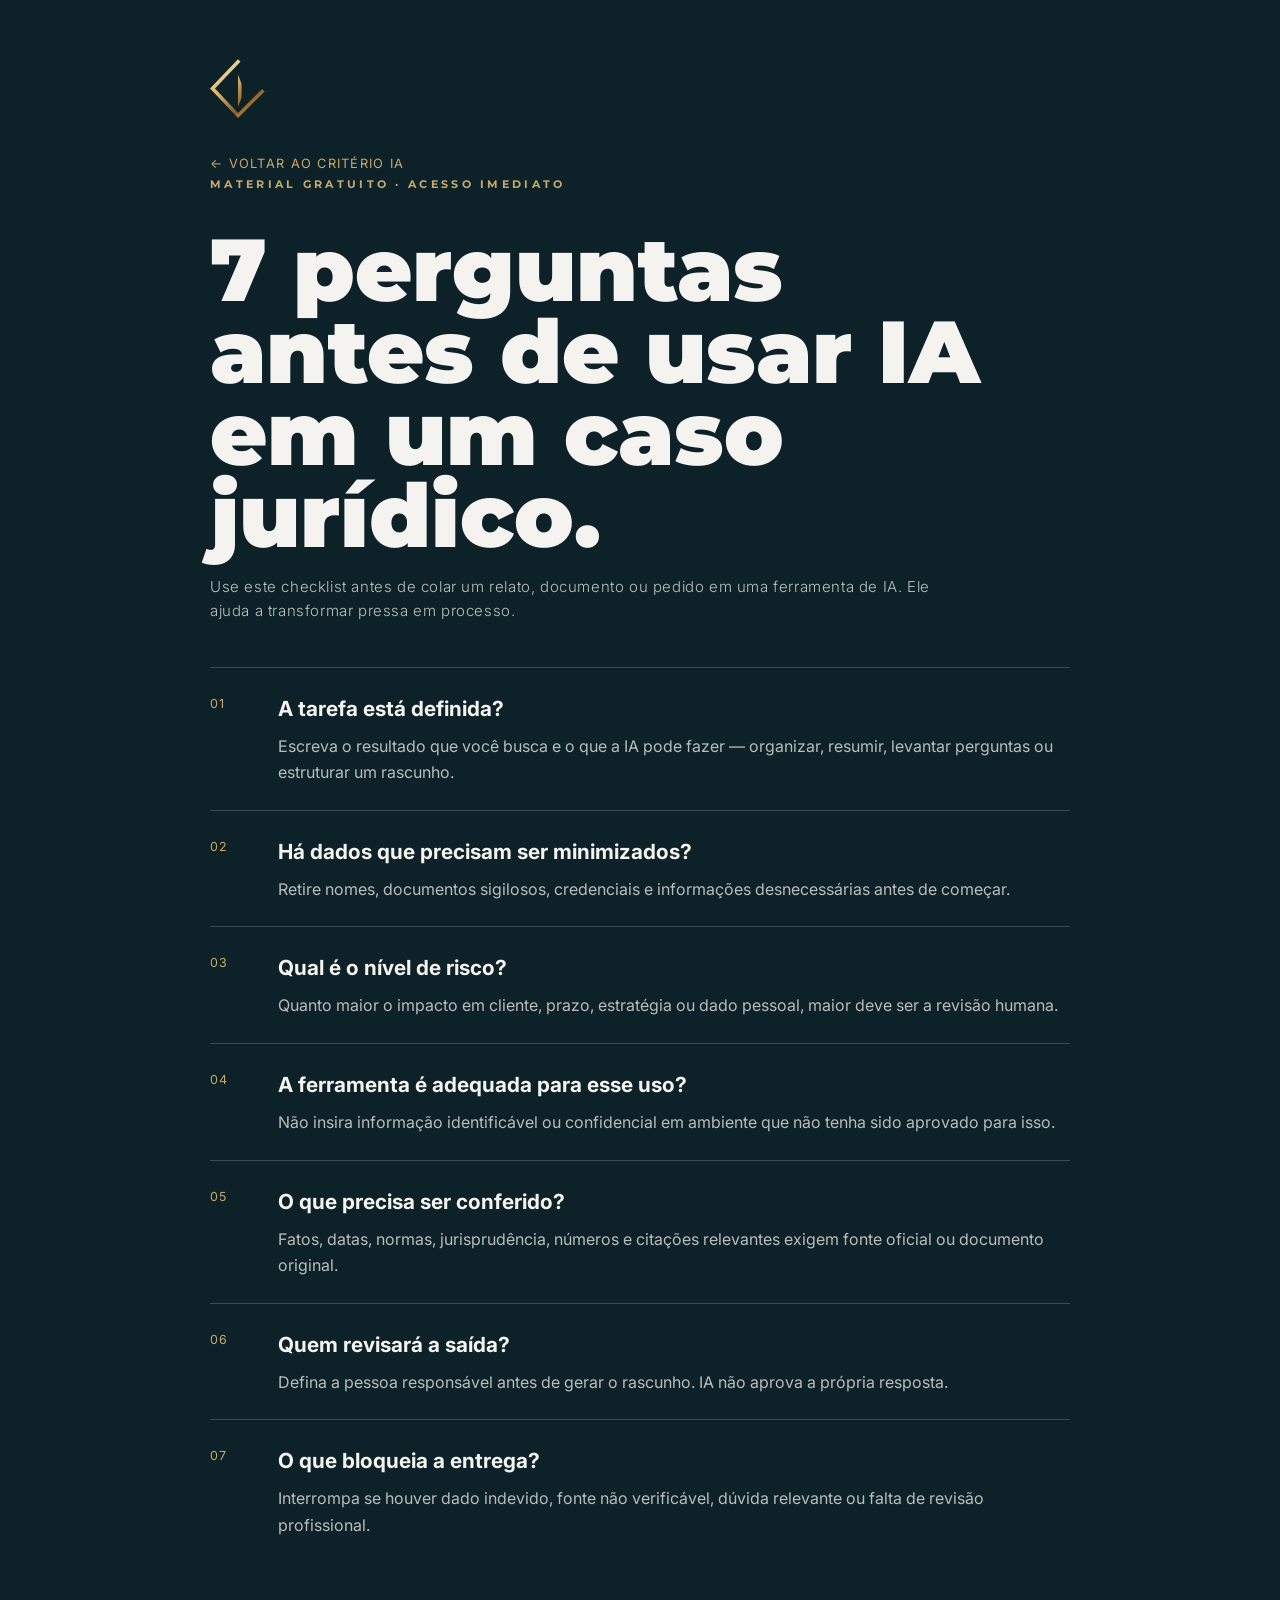
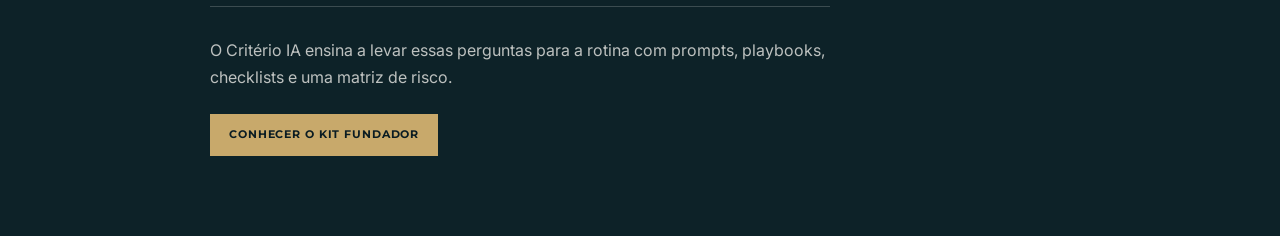
<file: material-gratuito.html>
<!doctype html>
<html lang="pt-BR"><head><meta charset="UTF-8" /><meta name="viewport" content="width=device-width, initial-scale=1.0" /><meta name="description" content="Checklist gratuito do Critério IA: sete perguntas antes de usar IA em um caso jurídico." /><title>Checklist gratuito | Critério IA</title><link rel="icon" type="image/svg+xml" href="/assets/criterio-ia-mark.svg" /><link rel="preconnect" href="https://fonts.googleapis.com" /><link rel="preconnect" href="https://fonts.gstatic.com" crossorigin /><link href="https://fonts.googleapis.com/css2?family=Inter:wght@300;400;500;600&family=Libre+Baskerville:ital,wght@0,400;0,700;1,400&family=Montserrat:wght@300;400;500;600;700;900&display=swap" rel="stylesheet" /><link rel="stylesheet" href="/styles.css" /></head>
<body class="resource-page"><main class="resource-main"><img class="resource-symbol" src="/assets/criterio-ia-mark.svg" alt="Símbolo Critério IA" /><a class="resource-back" href="/">← Voltar ao Critério IA</a><div class="cover-tag">Material gratuito · acesso imediato</div><h1 class="cover-name">7 perguntas antes de usar IA em um caso jurídico.</h1><p class="cover-role">Use este checklist antes de colar um relato, documento ou pedido em uma ferramenta de IA. Ele ajuda a transformar pressa em processo.</p><ol class="resource-list"><li><strong>A tarefa está definida?</strong><span>Escreva o resultado que você busca e o que a IA pode fazer — organizar, resumir, levantar perguntas ou estruturar um rascunho.</span></li><li><strong>Há dados que precisam ser minimizados?</strong><span>Retire nomes, documentos sigilosos, credenciais e informações desnecessárias antes de começar.</span></li><li><strong>Qual é o nível de risco?</strong><span>Quanto maior o impacto em cliente, prazo, estratégia ou dado pessoal, maior deve ser a revisão humana.</span></li><li><strong>A ferramenta é adequada para esse uso?</strong><span>Não insira informação identificável ou confidencial em ambiente que não tenha sido aprovado para isso.</span></li><li><strong>O que precisa ser conferido?</strong><span>Fatos, datas, normas, jurisprudência, números e citações relevantes exigem fonte oficial ou documento original.</span></li><li><strong>Quem revisará a saída?</strong><span>Defina a pessoa responsável antes de gerar o rascunho. IA não aprova a própria resposta.</span></li><li><strong>O que bloqueia a entrega?</strong><span>Interrompa se houver dado indevido, fonte não verificável, dúvida relevante ou falta de revisão profissional.</span></li></ol><section class="resource-close"><p>O Critério IA ensina a levar essas perguntas para a rotina com prompts, playbooks, checklists e uma matriz de risco.</p><a class="button primary" href="/#kit">Conhecer o Kit Fundador</a></section></main></body></html>
</file>
<file: styles.css>
*, *::before, *::after {
  box-sizing: border-box;
  margin: 0;
  padding: 0;
}

:root {
  --petroleum: #12343B;
  --petroleum-lt: #163C45;
  --petroleum-deep: #0D2228;
  --graphite: #2B2D31;
  --graphite-lt: #3A3D42;
  --gold: #C8A96B;
  --gold-lt: #D6B980;
  --gold-dim: rgba(200, 169, 107, .12);
  --purple: #5B4B6E;
  --purple-lt: #6A5A7B;
  --blue: #4A90D9;
  --offwhite: #F5F3EF;
  --offwhite-60: rgba(245, 243, 239, .6);
  --offwhite-30: rgba(245, 243, 239, .3);
  --surface: #0F2830;
  --surface-2: #102D35;
  --border: rgba(200, 169, 107, .22);
  --border-sub: rgba(245, 243, 239, .07);
  --sidebar-w: 260px;
}

html {
  scroll-behavior: smooth;
  overflow-x: hidden;
}

body {
  background: var(--petroleum-deep);
  color: var(--offwhite);
  font-family: "Inter", sans-serif;
  font-size: 16px;
  line-height: 1.6;
  -webkit-font-smoothing: antialiased;
  display: flex;
  overflow-x: hidden;
}

button,
input {
  font: inherit;
}

textarea {
  font: inherit;
}

button,
a {
  color: inherit;
}

.skip-link {
  position: fixed;
  top: 12px;
  left: 12px;
  z-index: 999;
  transform: translateY(-150%);
  background: var(--gold);
  color: #0A1C22;
  padding: 10px 14px;
  font-family: "Montserrat", sans-serif;
  font-size: 12px;
  font-weight: 700;
  text-decoration: none;
}

.skip-link:focus {
  transform: translateY(0);
}

.sidebar {
  width: var(--sidebar-w);
  min-height: 100vh;
  position: fixed;
  inset: 0 auto 0 0;
  background: #091820;
  border-right: 1px solid var(--border-sub);
  display: flex;
  flex-direction: column;
  z-index: 100;
}

.sidebar-brand {
  padding: 40px 32px 32px;
  border-bottom: 1px solid var(--border-sub);
}

.sidebar-tag,
.sec-num,
.card-lbl {
  font-family: "Montserrat", sans-serif;
  font-size: 10px;
  font-weight: 700;
  letter-spacing: .25em;
  text-transform: uppercase;
  color: var(--gold);
}

.sidebar-name {
  font-family: "Montserrat", sans-serif;
  font-size: 18px;
  font-weight: 900;
  color: var(--offwhite);
  line-height: 1.2;
  margin-top: 10px;
}

.sidebar-name em {
  color: var(--gold);
  font-style: normal;
}

.sidebar-handle {
  font-size: 11px;
  color: var(--offwhite-30);
  margin-top: 8px;
  letter-spacing: .04em;
}

.sidebar-nav {
  padding: 32px 0;
  flex: 1;
}

.nav-item {
  display: flex;
  align-items: center;
  gap: 14px;
  padding: 12px 32px;
  text-decoration: none;
  color: var(--offwhite-30);
  transition: color .2s, background .2s;
  position: relative;
}

.nav-item::before {
  content: "";
  position: absolute;
  left: 0;
  top: 50%;
  transform: translateY(-50%);
  width: 2px;
  height: 0;
  background: var(--gold);
  transition: height .2s;
}

.nav-item:hover,
.nav-item.active {
  color: var(--offwhite);
  background: rgba(200, 169, 107, .06);
}

.nav-item.active::before {
  height: 28px;
}

.nav-num {
  font-family: "Montserrat", sans-serif;
  font-size: 10px;
  font-weight: 700;
  letter-spacing: .1em;
  opacity: .6;
  width: 24px;
  flex: 0 0 auto;
}

.nav-item.active .nav-num {
  color: var(--gold);
  opacity: 1;
}

.nav-label {
  font-family: "Montserrat", sans-serif;
  font-size: 11px;
  font-weight: 600;
  letter-spacing: .04em;
  line-height: 1.3;
  text-transform: uppercase;
}

.sidebar-footer {
  padding: 24px 32px;
  border-top: 1px solid var(--border-sub);
  font-size: 10px;
  color: var(--offwhite-30);
  letter-spacing: .06em;
}

.main {
  margin-left: var(--sidebar-w);
  min-width: 0;
  flex: 1;
  max-width: 100%;
}

.cover {
  min-height: 100vh;
  display: flex;
  flex-direction: column;
  justify-content: flex-end;
  padding: 80px;
  background:
    linear-gradient(var(--border-sub) 1px, transparent 1px),
    linear-gradient(90deg, var(--border-sub) 1px, transparent 1px),
    radial-gradient(ellipse at 72% 28%, rgba(91, 75, 110, .18) 0%, transparent 55%),
    radial-gradient(ellipse at 18% 78%, rgba(200, 169, 107, .09) 0%, transparent 50%),
    linear-gradient(140deg, #0A1C22 0%, #12343B 55%, #0D2228 100%);
  background-size: 80px 80px, 80px 80px, auto, auto, auto;
  border-bottom: 1px solid var(--border-sub);
  max-width: 100%;
}

.cover-tag {
  font-family: "Montserrat", sans-serif;
  font-size: 11px;
  font-weight: 700;
  letter-spacing: .3em;
  text-transform: uppercase;
  color: var(--gold);
  margin-bottom: 36px;
}

.cover-name {
  font-family: "Montserrat", sans-serif;
  font-size: clamp(52px, 8vw, 96px);
  font-weight: 900;
  line-height: .93;
  color: var(--offwhite);
  max-width: 920px;
}

.cover-name em {
  color: var(--gold);
  font-style: normal;
}

.cover-role {
  font-size: clamp(13px, 1.4vw, 15px);
  font-weight: 300;
  color: var(--offwhite-60);
  letter-spacing: .04em;
  margin-top: 18px;
  max-width: 760px;
  overflow-wrap: break-word;
}

.cover-concept {
  font-family: "Libre Baskerville", serif;
  font-style: italic;
  font-size: clamp(16px, 2vw, 22px);
  line-height: 1.45;
  color: var(--offwhite);
  max-width: 600px;
  overflow-wrap: break-word;
  padding-left: 24px;
  border-left: 2px solid var(--gold);
  margin: 60px 0 28px;
}

.cover-actions {
  display: grid;
  grid-template-columns: max-content max-content;
  gap: 12px;
  margin-bottom: 20px;
  width: fit-content;
  max-width: 100%;
}

.hero-offer {
  display: flex;
  flex-wrap: wrap;
  gap: 10px;
  align-items: center;
  margin-bottom: 54px;
  max-width: 760px;
}

.hero-offer span,
.hero-offer strong {
  border: 1px solid var(--border-sub);
  background: rgba(9, 24, 32, .34);
  padding: 9px 12px;
  font-family: "Montserrat", sans-serif;
  font-size: 10px;
  font-weight: 700;
  letter-spacing: .12em;
  line-height: 1.35;
  text-transform: uppercase;
}

.hero-offer strong {
  background: var(--gold);
  border-color: var(--gold);
  color: #0A1C22;
}

.button,
.copy-btn,
.filter-chip {
  min-height: 42px;
  border: 1px solid var(--border);
  background: rgba(200, 169, 107, .08);
  color: var(--offwhite);
  font-family: "Montserrat", sans-serif;
  font-size: 11px;
  font-weight: 700;
  letter-spacing: .08em;
  text-transform: uppercase;
  text-decoration: none;
  cursor: pointer;
  transition: border-color .2s, background .2s, color .2s;
}

.button {
  display: inline-flex;
  align-items: center;
  justify-content: center;
  padding: 0 18px;
}

.button.primary,
.copy-btn {
  background: var(--gold);
  color: #0A1C22;
  border-color: var(--gold);
}

.button.ghost {
  background: transparent;
}

.button:hover,
.copy-btn:hover,
.filter-chip:hover {
  border-color: var(--gold-lt);
}

.cover-ver {
  font-family: "Montserrat", sans-serif;
  font-size: 11px;
  font-weight: 500;
  color: var(--offwhite-30);
  letter-spacing: .22em;
  text-transform: uppercase;
}

.section {
  padding: 100px 80px;
  max-width: 1180px;
  border-bottom: 1px solid var(--border-sub);
  min-width: 0;
}

.sec-num {
  margin-bottom: 18px;
}

.sec-title {
  font-family: "Montserrat", sans-serif;
  font-size: clamp(30px, 4.5vw, 54px);
  font-weight: 900;
  line-height: 1.05;
  color: var(--offwhite);
  margin-bottom: 36px;
  max-width: 900px;
}

.body-text {
  font-size: 15px;
  line-height: 1.85;
  color: var(--offwhite-60);
  max-width: 720px;
}

.divider {
  width: 40px;
  height: 2px;
  background: var(--gold);
  margin: 44px 0;
}

.g2,
.g3 {
  display: grid;
  gap: 20px;
}

.g2 {
  grid-template-columns: repeat(2, minmax(0, 1fr));
}

.g3 {
  grid-template-columns: repeat(3, minmax(0, 1fr));
}

.metric,
.prompt-card,
.rule-block,
.feature-card,
.contrast-card,
.price-card,
.waitlist-box {
  background: var(--surface);
  border: 1px solid var(--border-sub);
}

.metric {
  padding: 28px;
  min-height: 190px;
}

.metric span {
  display: block;
  font-family: "Montserrat", sans-serif;
  font-size: 36px;
  font-weight: 900;
  color: var(--gold);
  line-height: 1;
  margin-bottom: 18px;
}

.metric strong {
  display: block;
  font-family: "Montserrat", sans-serif;
  font-size: 13px;
  letter-spacing: .08em;
  text-transform: uppercase;
  margin-bottom: 12px;
}

.metric p,
.prompt-actions p,
.rule-block li,
.feature-card p,
.playbook-row p,
.checkout-card p {
  font-size: 13px;
  color: var(--offwhite-60);
  line-height: 1.7;
}

.feature-grid,
.pricing-grid {
  display: grid;
  grid-template-columns: repeat(4, minmax(0, 1fr));
  gap: 16px;
}

.feature-card,
.price-card {
  padding: 30px;
  min-height: 260px;
}

.feature-card h3,
.price-card h3 {
  font-family: "Montserrat", sans-serif;
  font-size: 20px;
  line-height: 1.2;
  margin: 18px 0 14px;
}

.contrast {
  max-width: none;
}

.contrast-grid {
  display: grid;
  grid-template-columns: repeat(2, minmax(0, 1fr));
  gap: 18px;
  max-width: 1180px;
}

.contrast-card {
  padding: 34px;
  border-color: var(--border);
}

.contrast-card.muted {
  border-color: var(--border-sub);
  background: #091820;
}

.contrast-card ul {
  padding-left: 18px;
  margin-top: 22px;
}

.contrast-card li {
  color: var(--offwhite-60);
  font-size: 14px;
  line-height: 1.75;
}

.contrast-card li + li {
  margin-top: 8px;
}

.playbook-list {
  display: grid;
  gap: 4px;
  max-width: 980px;
}

.playbook-row {
  display: grid;
  grid-template-columns: 48px minmax(220px, .9fr) 1fr;
  gap: 22px;
  align-items: baseline;
  padding: 24px 28px;
  background: var(--surface);
  border-left: 2px solid var(--gold);
}

.playbook-row span {
  font-family: "Montserrat", sans-serif;
  font-size: 11px;
  font-weight: 700;
  letter-spacing: .12em;
  color: var(--gold);
}

.playbook-row strong {
  font-family: "Montserrat", sans-serif;
  font-size: 16px;
  line-height: 1.35;
}

.pricing-grid {
  grid-template-columns: repeat(3, minmax(0, 1fr));
}

.offer-grid {
  max-width: 1180px;
}

.price-card {
  position: relative;
}

.offer-card {
  transform: translateY(-10px);
}

.price-card.featured {
  border-color: var(--border);
  background:
    radial-gradient(ellipse at 70% 0%, rgba(200, 169, 107, .08), transparent 62%),
    var(--surface);
}

.price {
  display: block;
  font-family: "Montserrat", sans-serif;
  font-size: clamp(28px, 3.6vw, 44px);
  line-height: 1;
  color: var(--gold);
  margin: 20px 0 24px;
}

.price-card ul {
  padding-left: 18px;
}

.price-card li {
  color: var(--offwhite-60);
  font-size: 13px;
  line-height: 1.7;
}

.price-card li + li {
  margin-top: 8px;
}

.pricing-note {
  max-width: 850px;
  margin-top: 22px;
  color: var(--offwhite-30);
  font-size: 13px;
  line-height: 1.7;
}

.offer-cta {
  margin-top: 24px;
}

.library {
  max-width: none;
}

.library-head {
  max-width: 1180px;
}

.toolbar {
  display: grid;
  grid-template-columns: minmax(260px, 360px) 1fr;
  gap: 22px;
  align-items: end;
  margin: 42px 0 32px;
  max-width: 1180px;
}

.search {
  display: grid;
  gap: 10px;
}

.search span {
  font-family: "Montserrat", sans-serif;
  font-size: 10px;
  font-weight: 700;
  letter-spacing: .22em;
  text-transform: uppercase;
  color: var(--gold);
}

.search input {
  width: 100%;
  height: 48px;
  border: 1px solid var(--border-sub);
  background: #091820;
  color: var(--offwhite);
  padding: 0 16px;
  outline: none;
}

.search input:focus {
  border-color: var(--gold);
}

.filter-wrap {
  display: flex;
  gap: 8px;
  flex-wrap: wrap;
}

.filter-chip {
  display: inline-flex;
  align-items: center;
  gap: 10px;
  padding: 0 14px;
  background: var(--surface);
  color: var(--offwhite-60);
}

.filter-chip[aria-pressed="true"] {
  background: var(--gold-dim);
  color: var(--gold);
  border-color: var(--border);
}

.filter-chip small {
  color: var(--offwhite-30);
}

.result-count {
  grid-column: 1 / -1;
  font-family: "Montserrat", sans-serif;
  font-size: 11px;
  letter-spacing: .12em;
  text-transform: uppercase;
  color: var(--offwhite-30);
}

.prompt-grid {
  display: grid;
  grid-template-columns: repeat(2, minmax(0, 1fr));
  gap: 16px;
  max-width: 1180px;
}

.prompt-card {
  min-height: 150px;
  overflow: hidden;
}

.prompt-card details {
  height: 100%;
}

.prompt-card summary {
  list-style: none;
  cursor: pointer;
  display: grid;
  grid-template-columns: 48px 1fr;
  gap: 18px;
  padding: 26px;
}

.prompt-card summary::-webkit-details-marker {
  display: none;
}

.prompt-index {
  font-family: "Montserrat", sans-serif;
  font-size: 11px;
  font-weight: 700;
  color: var(--gold);
  letter-spacing: .14em;
}

.summary-copy {
  min-width: 0;
}

.prompt-meta {
  display: flex;
  flex-wrap: wrap;
  gap: 8px;
  align-items: center;
  margin-bottom: 12px;
  font-family: "Montserrat", sans-serif;
  font-size: 10px;
  font-weight: 700;
  letter-spacing: .14em;
  text-transform: uppercase;
  color: var(--gold);
}

.level {
  color: var(--offwhite-30);
}

.level-alto {
  color: var(--purple-lt);
}

.level-medio {
  color: var(--blue);
}

.level-baixo {
  color: var(--offwhite-60);
}

.summary-copy strong {
  display: block;
  font-family: "Montserrat", sans-serif;
  font-size: 19px;
  line-height: 1.25;
  margin-bottom: 10px;
}

.summary-copy em {
  display: block;
  font-style: normal;
  font-size: 13px;
  color: var(--offwhite-60);
  line-height: 1.65;
}

.prompt-content {
  border-top: 1px solid var(--border-sub);
  padding: 24px 26px 28px;
  background: rgba(9, 24, 32, .38);
}

.prompt-actions {
  display: flex;
  justify-content: space-between;
  gap: 18px;
  align-items: center;
  margin-bottom: 18px;
}

.prompt-recipe {
  display: grid;
  grid-template-columns: repeat(3, minmax(0, 1fr));
  gap: 10px;
  margin: 0 0 18px;
}

.recipe-step {
  background: rgba(200, 169, 107, .05);
  border: 1px solid var(--border-sub);
  padding: 14px;
}

.recipe-step span {
  display: block;
  font-family: "Montserrat", sans-serif;
  font-size: 9px;
  font-weight: 700;
  letter-spacing: .16em;
  text-transform: uppercase;
  color: var(--gold);
  margin-bottom: 6px;
}

.recipe-step p {
  font-size: 12px;
  line-height: 1.55;
  color: var(--offwhite-60);
}

.copy-btn {
  min-width: 96px;
  padding: 0 16px;
}

.copy-btn.copied {
  background: var(--petroleum-lt);
  color: var(--gold);
}

pre {
  white-space: pre-wrap;
  overflow-wrap: anywhere;
  background: #091820;
  border: 1px solid var(--border-sub);
  color: var(--offwhite-60);
  padding: 22px;
  font-family: "Inter", sans-serif;
  font-size: 13px;
  line-height: 1.75;
  max-height: 420px;
  overflow: auto;
}

.input-list {
  display: flex;
  flex-wrap: wrap;
  gap: 8px;
  margin-top: 16px;
}

.input-list span {
  border: 1px solid var(--border-sub);
  background: rgba(200, 169, 107, .06);
  color: var(--offwhite-60);
  padding: 8px 10px;
  font-size: 12px;
}

.empty-state {
  max-width: 1180px;
  padding: 28px;
  border: 1px solid var(--border);
  color: var(--offwhite-60);
}

.principle {
  padding: 24px 28px;
  border-left: 2px solid var(--gold);
  background: var(--surface);
  margin-bottom: 4px;
  display: flex;
  align-items: baseline;
  gap: 20px;
}

.principle-num {
  font-family: "Montserrat", sans-serif;
  font-size: 11px;
  font-weight: 700;
  color: var(--gold);
  letter-spacing: .1em;
  flex: 0 0 auto;
}

.principle-text {
  font-family: "Montserrat", sans-serif;
  font-size: 14px;
  font-weight: 600;
  color: var(--offwhite);
}

.quote {
  font-family: "Libre Baskerville", serif;
  font-style: italic;
  font-size: clamp(17px, 2.2vw, 24px);
  line-height: 1.5;
  color: var(--offwhite);
  padding: 36px 44px;
  border-left: 3px solid var(--gold);
  background: var(--surface);
  margin: 48px 0 0;
}

.rule-block {
  padding: 34px;
}

.rule-block.muted {
  border-left: 3px solid rgba(91, 75, 110, .55);
}

.rule-block ul {
  padding-left: 18px;
  margin-top: 18px;
}

.rule-block li + li {
  margin-top: 8px;
}

.founder {
  max-width: none;
}

.founder-grid {
  display: grid;
  grid-template-columns: minmax(320px, .72fr) minmax(0, 1fr);
  gap: 22px;
  max-width: 1180px;
  align-items: stretch;
}

.founder-card,
.founder-copy {
  background: var(--surface);
  border: 1px solid var(--border-sub);
}

.founder-card {
  padding: 42px;
  border-color: var(--border);
}

.founder-photo {
  width: 100%;
  min-height: 640px;
  grid-row: 1 / 3;
  border: 1px solid var(--border);
  background:
    radial-gradient(ellipse at 70% 0%, rgba(200, 169, 107, .14), transparent 62%),
    #091820;
  overflow: hidden;
}

.founder-photo img {
  width: 100%;
  height: 100%;
  display: block;
  object-fit: cover;
  object-position: 50% 36%;
}

.founder-card .sec-title {
  margin: 18px 0 26px;
}

.founder-copy {
  padding: 34px;
}

.founder-copy p {
  font-family: "Libre Baskerville", serif;
  font-style: italic;
  font-size: 18px;
  line-height: 1.6;
  color: var(--offwhite);
  border-left: 2px solid var(--gold);
  padding-left: 22px;
}

.founder-tags {
  display: flex;
  flex-wrap: wrap;
  gap: 8px;
  margin-top: 28px;
}

.founder-tags span {
  border: 1px solid var(--border-sub);
  background: rgba(200, 169, 107, .06);
  color: var(--offwhite-60);
  padding: 8px 10px;
  font-size: 12px;
}

.credential-grid {
  display: grid;
  grid-template-columns: repeat(4, minmax(0, 1fr));
  gap: 12px;
  max-width: 1180px;
  margin-top: 16px;
}

.credential-grid article {
  background: #091820;
  border: 1px solid var(--border-sub);
  padding: 22px;
  min-height: 172px;
}

.credential-grid strong {
  display: block;
  font-family: "Montserrat", sans-serif;
  font-size: 15px;
  line-height: 1.35;
  color: var(--offwhite);
  margin: 14px 0 10px;
}

.credential-grid p {
  color: var(--offwhite-60);
  font-size: 13px;
  line-height: 1.65;
}

.faq {
  max-width: none;
}

.faq-list {
  max-width: 980px;
  display: grid;
  gap: 10px;
}

.faq-list details {
  background: var(--surface);
  border: 1px solid var(--border-sub);
}

.faq-list summary {
  cursor: pointer;
  list-style: none;
  padding: 22px 26px;
  font-family: "Montserrat", sans-serif;
  font-size: 15px;
  font-weight: 800;
  line-height: 1.35;
  color: var(--offwhite);
}

.faq-list summary::-webkit-details-marker {
  display: none;
}

.faq-list p {
  border-top: 1px solid var(--border-sub);
  color: var(--offwhite-60);
  font-size: 14px;
  line-height: 1.75;
  padding: 20px 26px 24px;
}

.faq-list details[open] {
  border-color: var(--border);
}

.faq-list details[open] summary {
  color: var(--gold);
}

.waitlist-box {
  display: grid;
  grid-template-columns: minmax(0, .9fr) minmax(320px, .65fr);
  gap: 44px;
  padding: 42px;
  border-color: var(--border);
}

.waitlist-tags {
  margin-top: 24px;
}

.checkout-card {
  display: grid;
  gap: 14px;
  align-content: start;
  background: #091820;
  border: 1px solid var(--border-sub);
  padding: 28px;
}

.checkout-card strong {
  display: block;
  font-family: "Montserrat", sans-serif;
  font-size: 24px;
  line-height: 1.2;
  color: var(--offwhite);
}

.checkout-card .button {
  width: 100%;
}

.pg-footer {
  padding: 48px 80px;
  border-top: 1px solid var(--border-sub);
  background: #091820;
}

.ft-name {
  font-family: "Montserrat", sans-serif;
  font-size: 12px;
  font-weight: 700;
  letter-spacing: .14em;
  text-transform: uppercase;
  color: var(--gold);
  margin-bottom: 8px;
}

.ft-sub {
  font-size: 11px;
  color: var(--offwhite-30);
  letter-spacing: .06em;
}

@media (max-width: 1024px) {
  body {
    display: block;
  }

  .sidebar {
    display: none;
  }

  .main {
    margin-left: 0;
  }

  .cover,
  .section,
  .pg-footer {
    padding-left: 40px;
    padding-right: 40px;
  }

  .cover {
    min-height: auto;
    padding-top: 96px;
    padding-bottom: 72px;
  }

  .toolbar,
  .prompt-grid,
  .feature-grid,
  .pricing-grid,
  .contrast-grid,
  .founder-grid,
  .credential-grid,
  .waitlist-box {
    grid-template-columns: 1fr;
  }

  .founder-photo {
    grid-row: auto;
    min-height: 560px;
  }

  .playbook-row {
    grid-template-columns: 40px 1fr;
  }

  .playbook-row p {
    grid-column: 2;
  }

  .offer-card {
    transform: none;
  }
}

@media (max-width: 700px) {
  body {
    font-size: 15px;
  }

  .cover {
    min-height: auto;
    padding: 56px 20px 44px;
    background-size: 56px 56px, 56px 56px, auto, auto, auto;
  }

  .cover > * {
    max-width: min(100%, 350px);
  }

  .section,
  .pg-footer {
    padding: 58px 20px;
  }

  .cover-tag,
  .cover-ver,
  .sec-num,
  .card-lbl {
    letter-spacing: .16em;
  }

  .cover-tag {
    font-size: 10px;
    margin-bottom: 28px;
  }

  .cover-name {
    font-size: clamp(42px, 15vw, 58px);
    line-height: .96;
  }

  .cover-role {
    font-size: 14px;
    line-height: 1.7;
    width: 100%;
  }

  .cover-concept {
    margin: 34px 0 22px;
    padding-left: 16px;
    font-size: 16px;
    width: 100%;
  }

  .cover-actions {
    margin-bottom: 14px;
  }

  .hero-offer {
    display: grid;
    grid-template-columns: 1fr;
    gap: 8px;
    margin-bottom: 36px;
  }

  .hero-offer span,
  .hero-offer strong {
    width: 100%;
    padding: 10px 12px;
  }

  .cover-ver {
    line-height: 1.6;
  }

  .sec-title {
    font-size: clamp(28px, 11vw, 38px);
    line-height: 1.1;
    margin-bottom: 26px;
  }

  .body-text {
    font-size: 14px;
    line-height: 1.75;
  }

  .g2,
  .g3,
  .contrast-grid {
    grid-template-columns: 1fr;
  }

  .metric {
    min-height: auto;
    padding: 24px;
  }

  .metric span {
    font-size: 30px;
  }

  .toolbar {
    gap: 16px;
    margin-top: 32px;
  }

  .filter-wrap {
    overflow-x: auto;
    flex-wrap: nowrap;
    padding-bottom: 4px;
    scrollbar-width: thin;
  }

  .filter-chip {
    white-space: nowrap;
    flex: 0 0 auto;
  }

  .cover-actions,
  .prompt-actions {
    align-items: stretch;
    flex-direction: column;
  }

  .cover-actions {
    grid-template-columns: 1fr;
  }

  .button,
  .copy-btn {
    width: 100%;
  }

  .prompt-card summary {
    grid-template-columns: 1fr;
    gap: 12px;
    padding: 22px;
  }

  .prompt-recipe {
    grid-template-columns: 1fr;
  }

  .prompt-content {
    padding: 20px;
  }

  pre {
    padding: 18px;
    font-size: 12px;
    max-height: 340px;
  }

  .feature-card,
  .price-card,
  .contrast-card,
  .checkout-card,
  .founder-card,
  .founder-copy,
  .waitlist-box {
    padding: 22px;
    min-height: auto;
  }

  .founder-photo {
    width: 100%;
    min-height: 430px;
    aspect-ratio: 4 / 5;
  }

  .founder-copy p {
    font-size: 16px;
    padding-left: 16px;
  }

  .playbook-row {
    grid-template-columns: 1fr;
    gap: 10px;
    padding: 22px;
  }

  .playbook-row p {
    grid-column: auto;
  }

  .price {
    font-size: 30px;
  }

  .waitlist-box {
    gap: 28px;
  }
}

.free-resource-grid { display:grid; grid-template-columns:1.15fr .85fr; gap:24px; margin-top:32px; }
.free-question-list { margin:0; padding:24px 24px 24px 44px; border:1px solid var(--border); background:var(--surface); }
.free-question-list li { padding:10px 0; border-bottom:1px solid var(--border-sub); color:var(--offwhite); font-weight:600; }
.free-question-list li:last-child { border-bottom:0; }
.free-resource-action { padding:28px; background:var(--petroleum-deep); color:var(--offwhite); display:flex; flex-direction:column; align-items:flex-start; justify-content:center; gap:14px; }
.free-resource-action strong { font-family:var(--serif); font-size:1.4rem; line-height:1.35; }
.free-resource-action p { margin:0; color:rgba(245,243,239,.76); line-height:1.6; }
.resource-page { background:var(--petroleum-deep); color:var(--offwhite); }
.resource-main { width:min(860px, calc(100% - 40px)); margin:0 auto; padding:56px 0 80px; }
.resource-main .cover-name { font-size:clamp(2.5rem,7vw,5.5rem); margin:28px 0 18px; }
.resource-main .cover-role { max-width:720px; color:rgba(245,243,239,.76); }
.resource-back { color:var(--gold); text-decoration:none; font-size:.8rem; letter-spacing:.1em; text-transform:uppercase; }
.resource-list { list-style:none; padding:0; margin:44px 0; counter-reset:question; }
.resource-list li { counter-increment:question; padding:24px 0 24px 68px; border-top:1px solid rgba(245,243,239,.2); position:relative; display:grid; gap:8px; }
.resource-list li::before { content:counter(question, decimal-leading-zero); position:absolute; left:0; top:26px; color:var(--gold); font-size:.78rem; letter-spacing:.12em; }
.resource-list strong { font-family:var(--serif); font-size:1.3rem; }
.resource-list span { color:rgba(245,243,239,.74); line-height:1.65; }
.resource-close { border-top:1px solid rgba(245,243,239,.2); padding-top:30px; max-width:620px; }
.resource-close p { color:rgba(245,243,239,.76); line-height:1.7; margin-bottom:22px; }
@media (max-width: 720px) { .free-resource-grid { grid-template-columns:1fr; } .resource-main { width:min(100% - 32px, 860px); padding-top:32px; } .resource-list li { padding-left:50px; } }
.brand-symbol { width:52px; height:52px; object-fit:contain; margin:0 0 18px -5px; }
.resource-symbol { width:68px; height:68px; display:block; margin:0 0 26px -6px; }
/* Compact brand lockup for the Critério IA mark */
.sidebar-brand { padding:26px 28px 22px; }
.sidebar-brand .sidebar-tag { font-size:9px; letter-spacing:.19em; }
.sidebar-brand .sidebar-name { margin-top:5px; font-size:17px; letter-spacing:-.02em; }
.sidebar-brand .sidebar-handle { margin-top:4px; font-size:10px; line-height:1.35; }
.brand-symbol { width:40px; height:40px; margin:0 0 9px -3px; }
.sidebar-brand { display:flex; align-items:center; gap:12px; }
.sidebar-brand .brand-symbol { flex:0 0 42px; width:42px; height:42px; margin:0; }
.brand-copy { min-width:0; }
.sidebar-brand .sidebar-tag { font-size:8px; letter-spacing:.16em; white-space:nowrap; }
.sidebar-brand .sidebar-name { margin-top:2px; font-size:16px; }
.sidebar-brand .sidebar-handle { margin-top:2px; font-size:9px; white-space:nowrap; }
</file>
